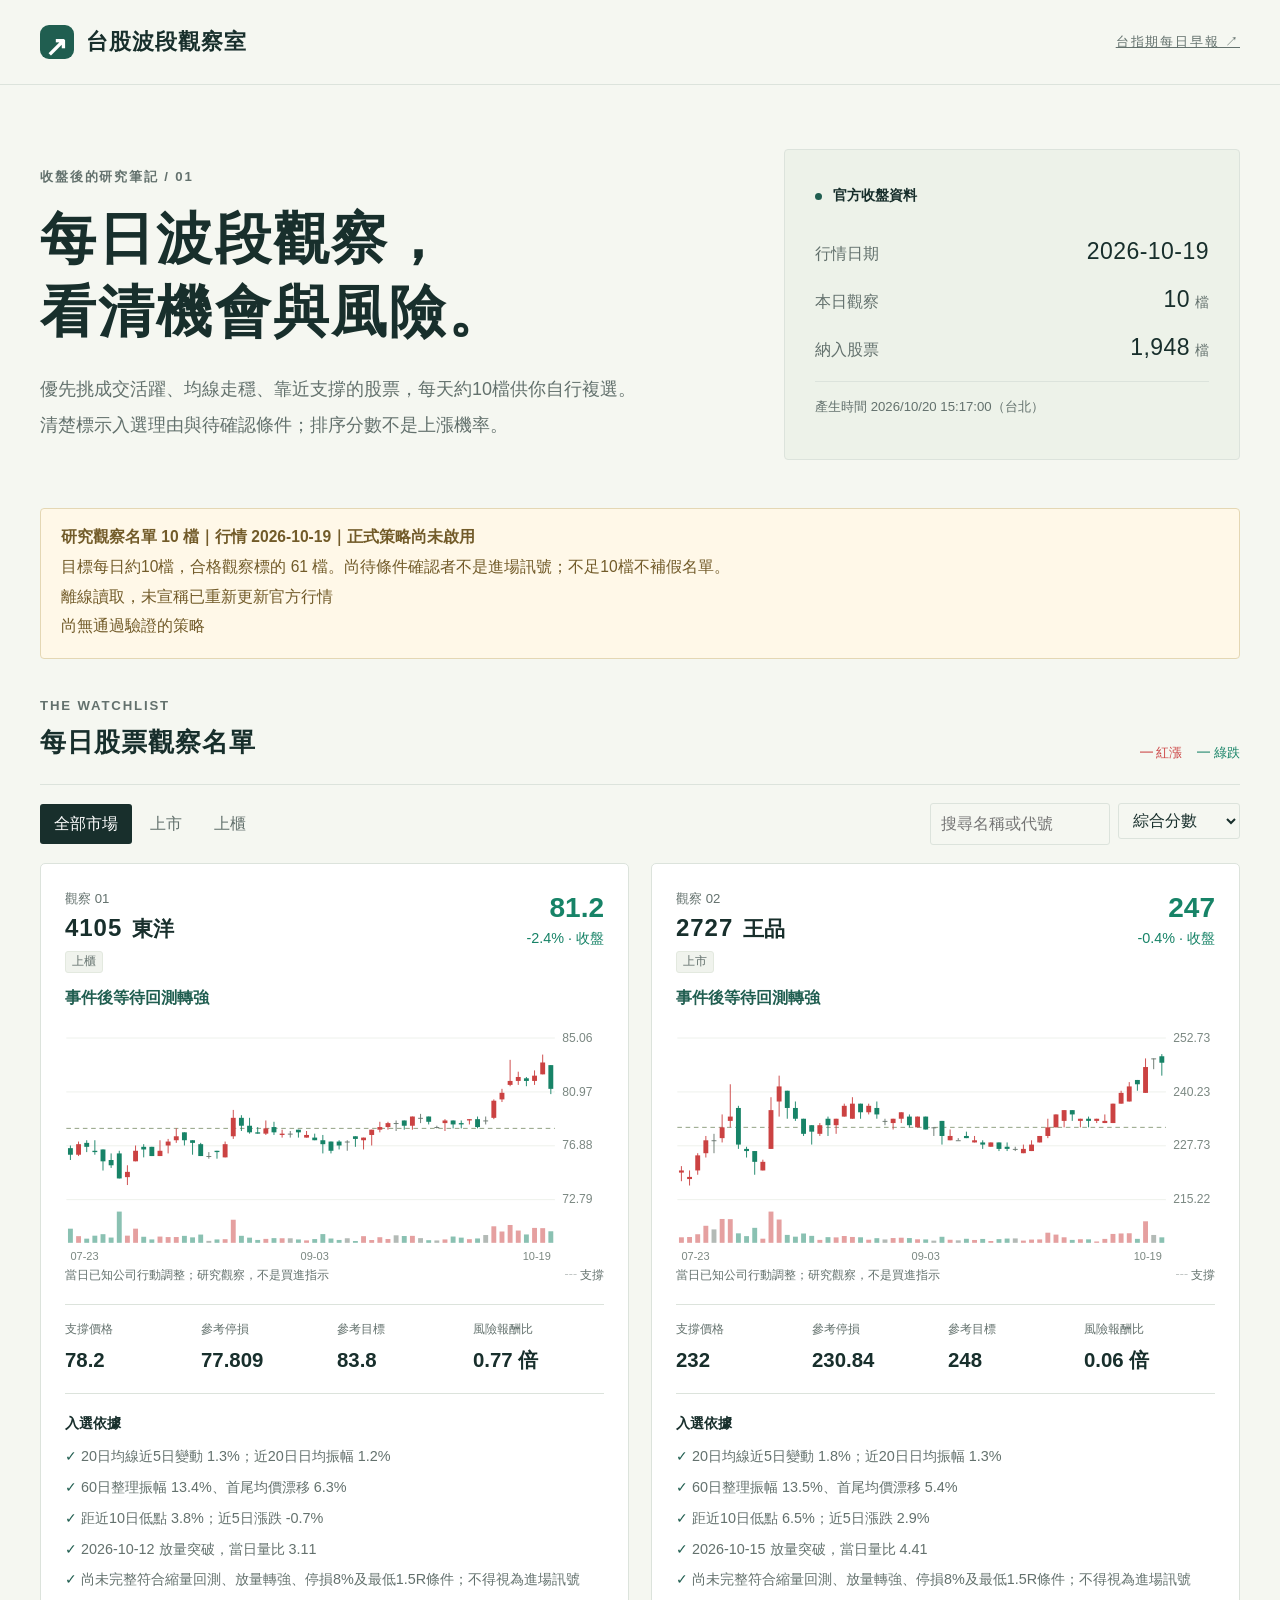
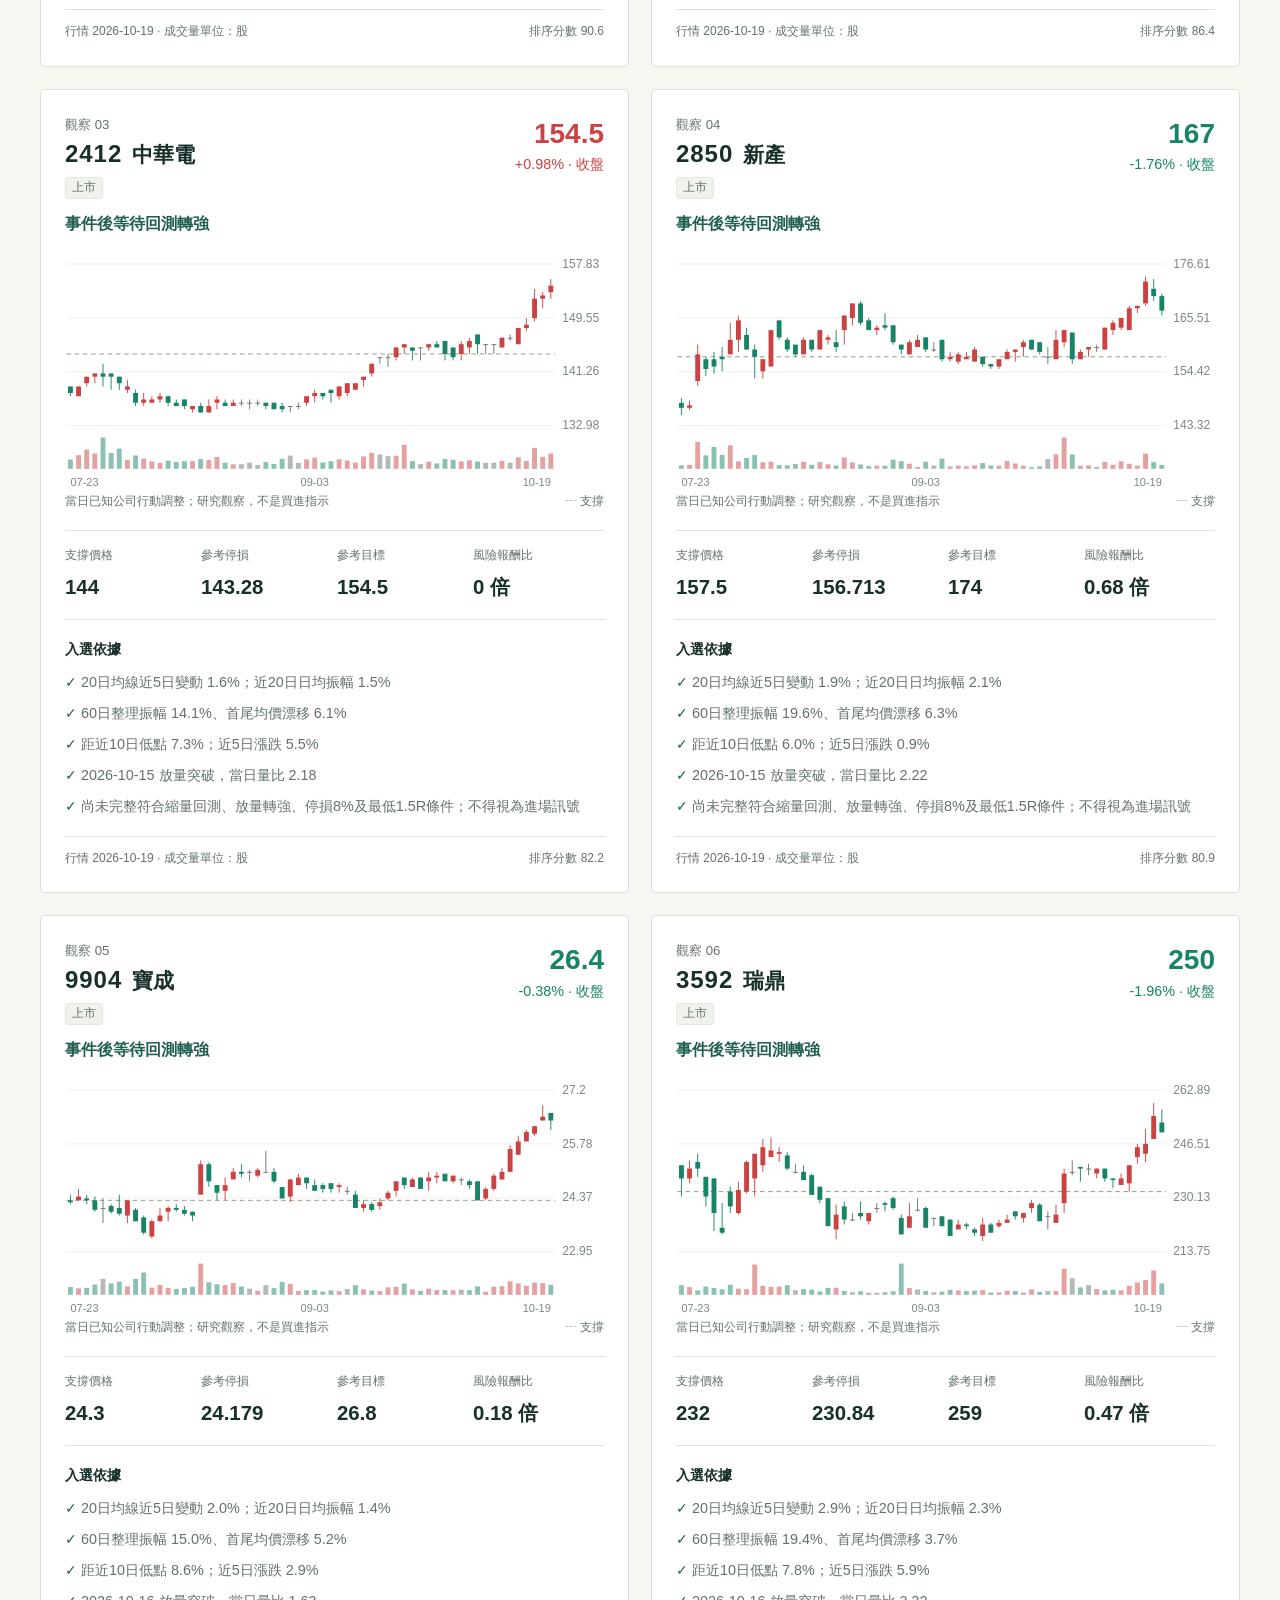
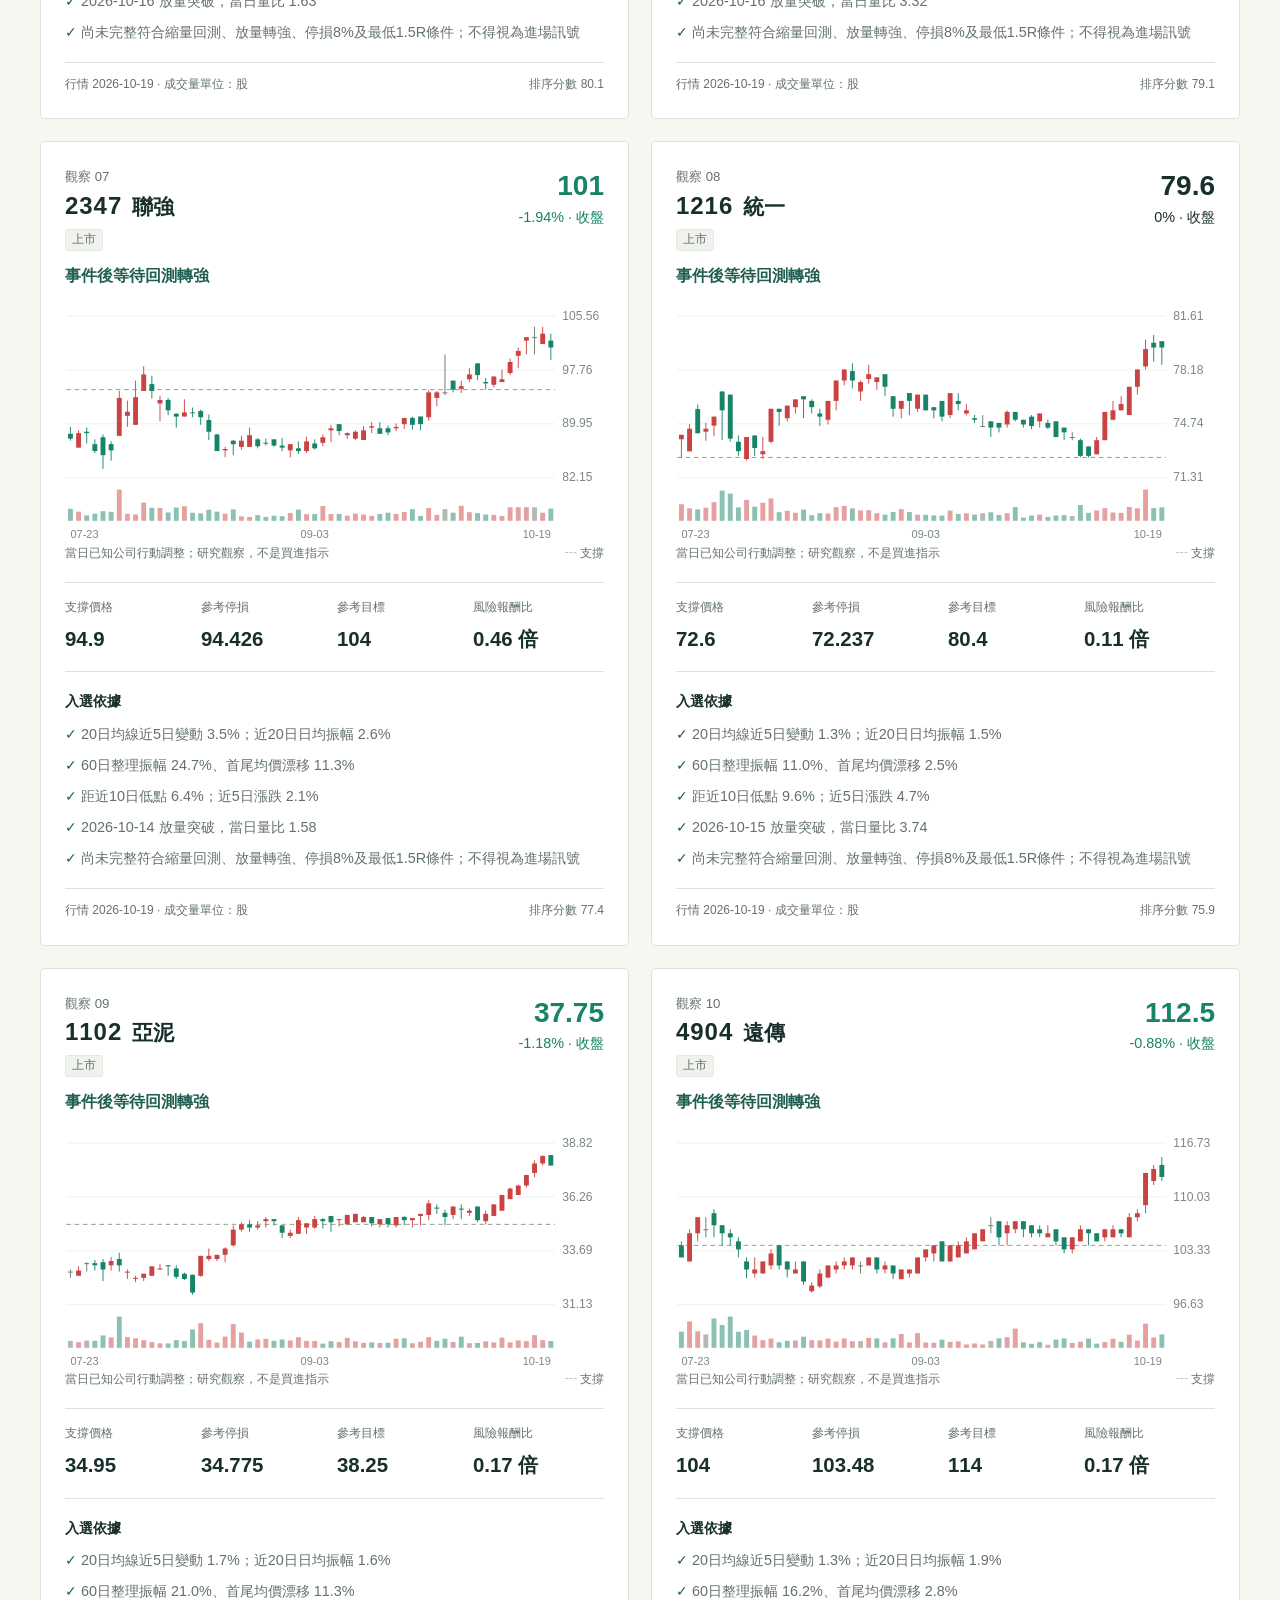
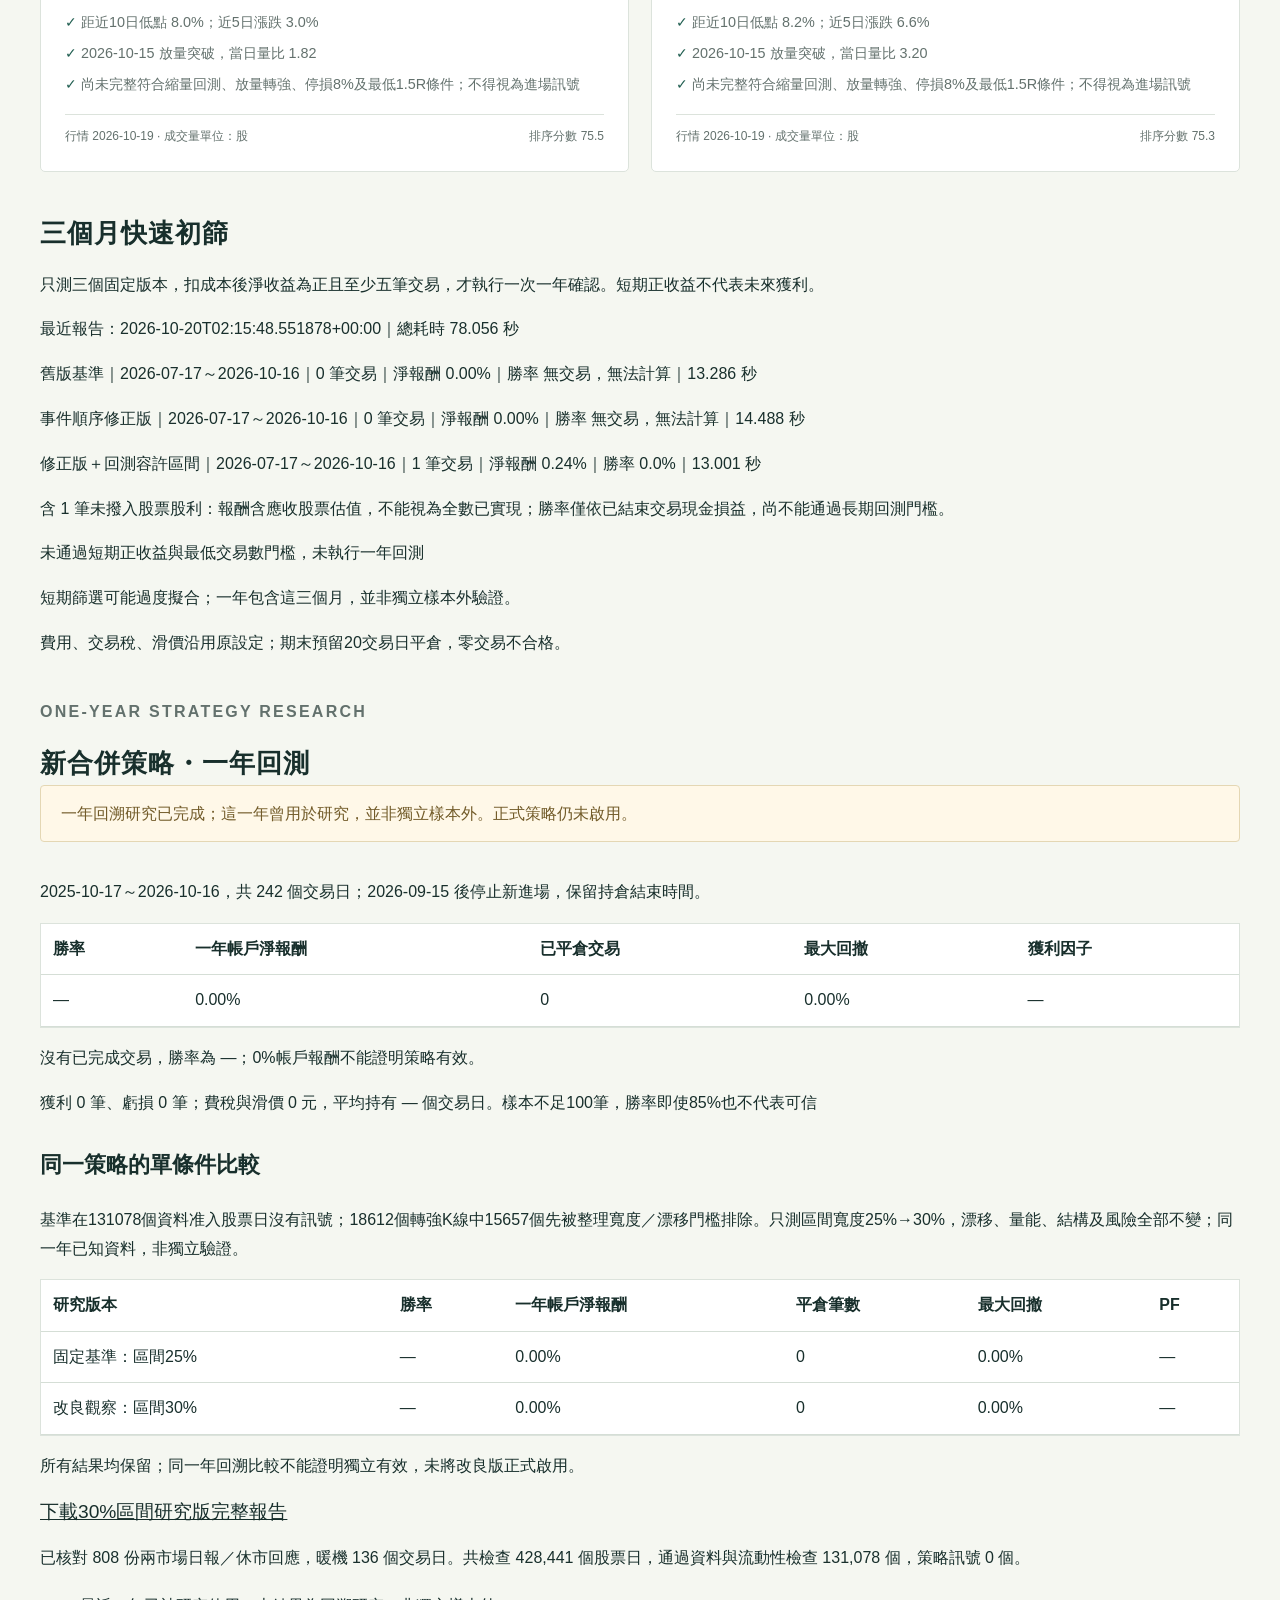
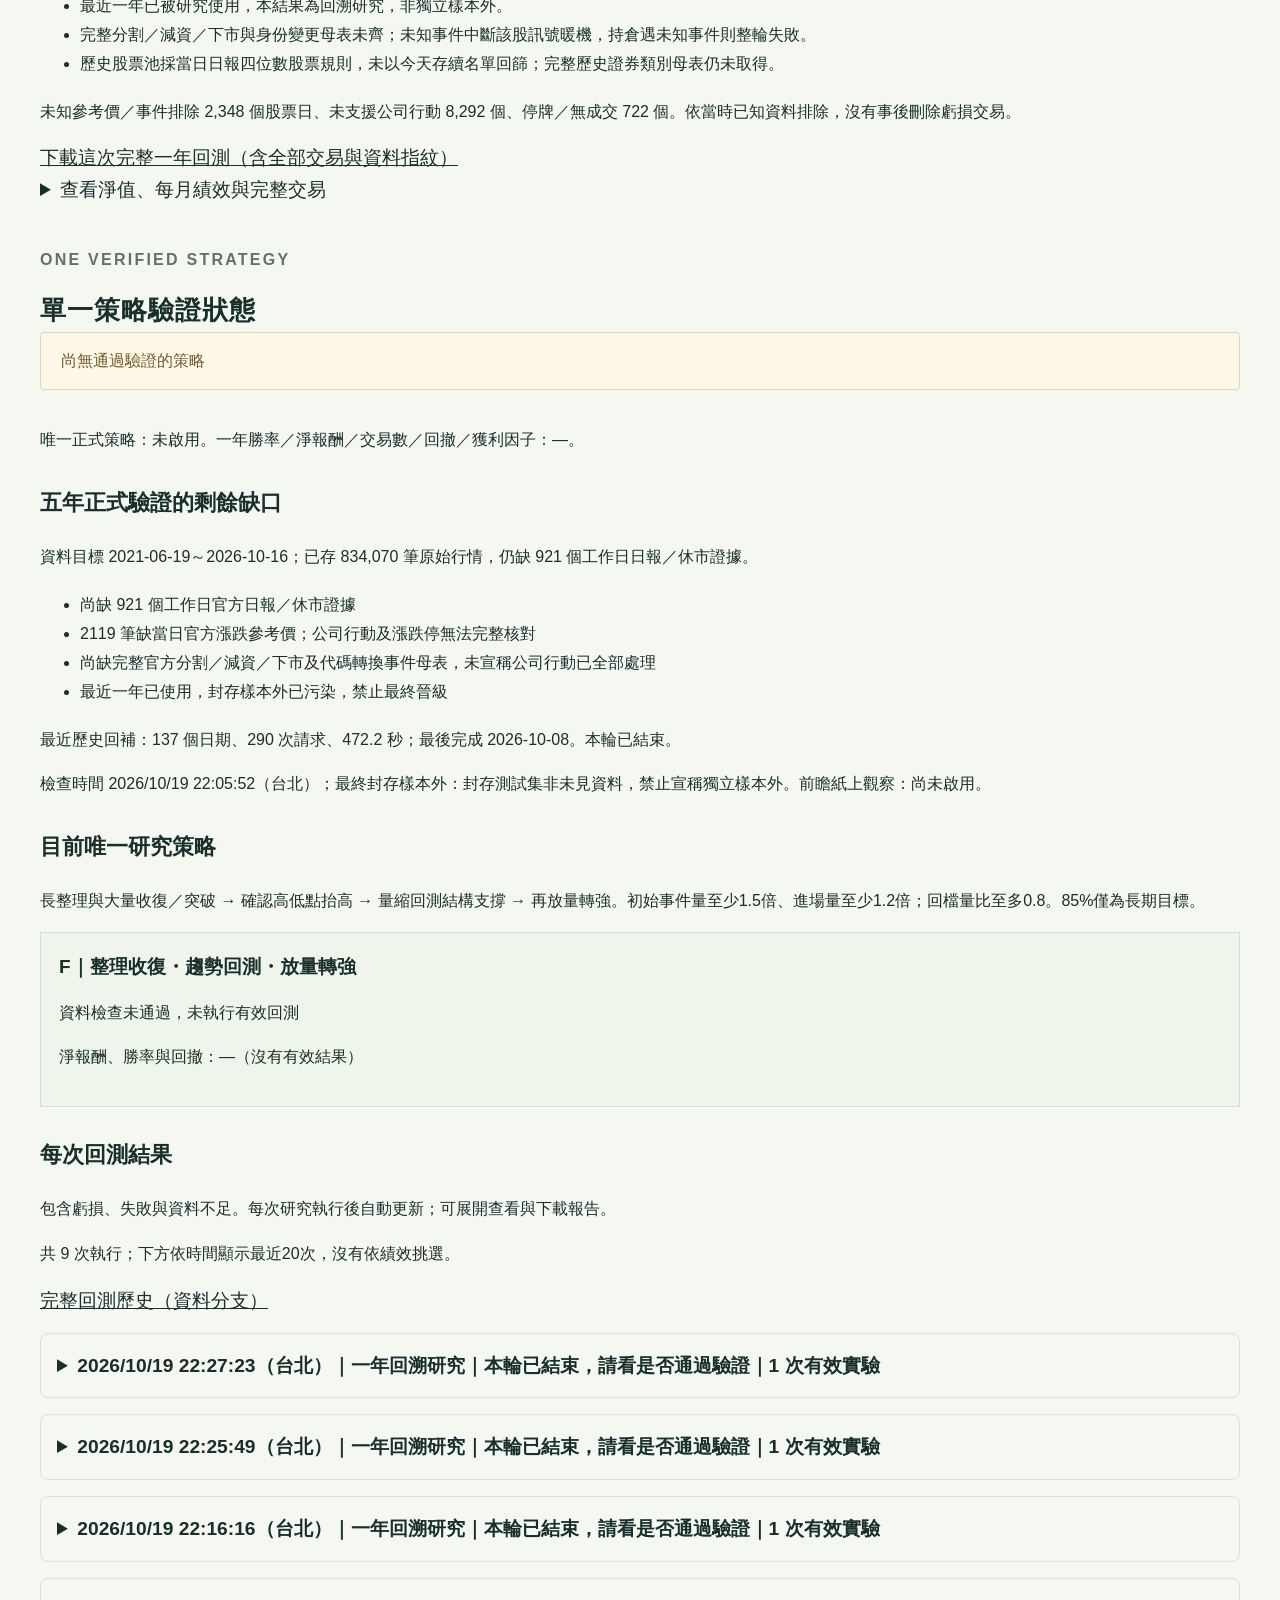
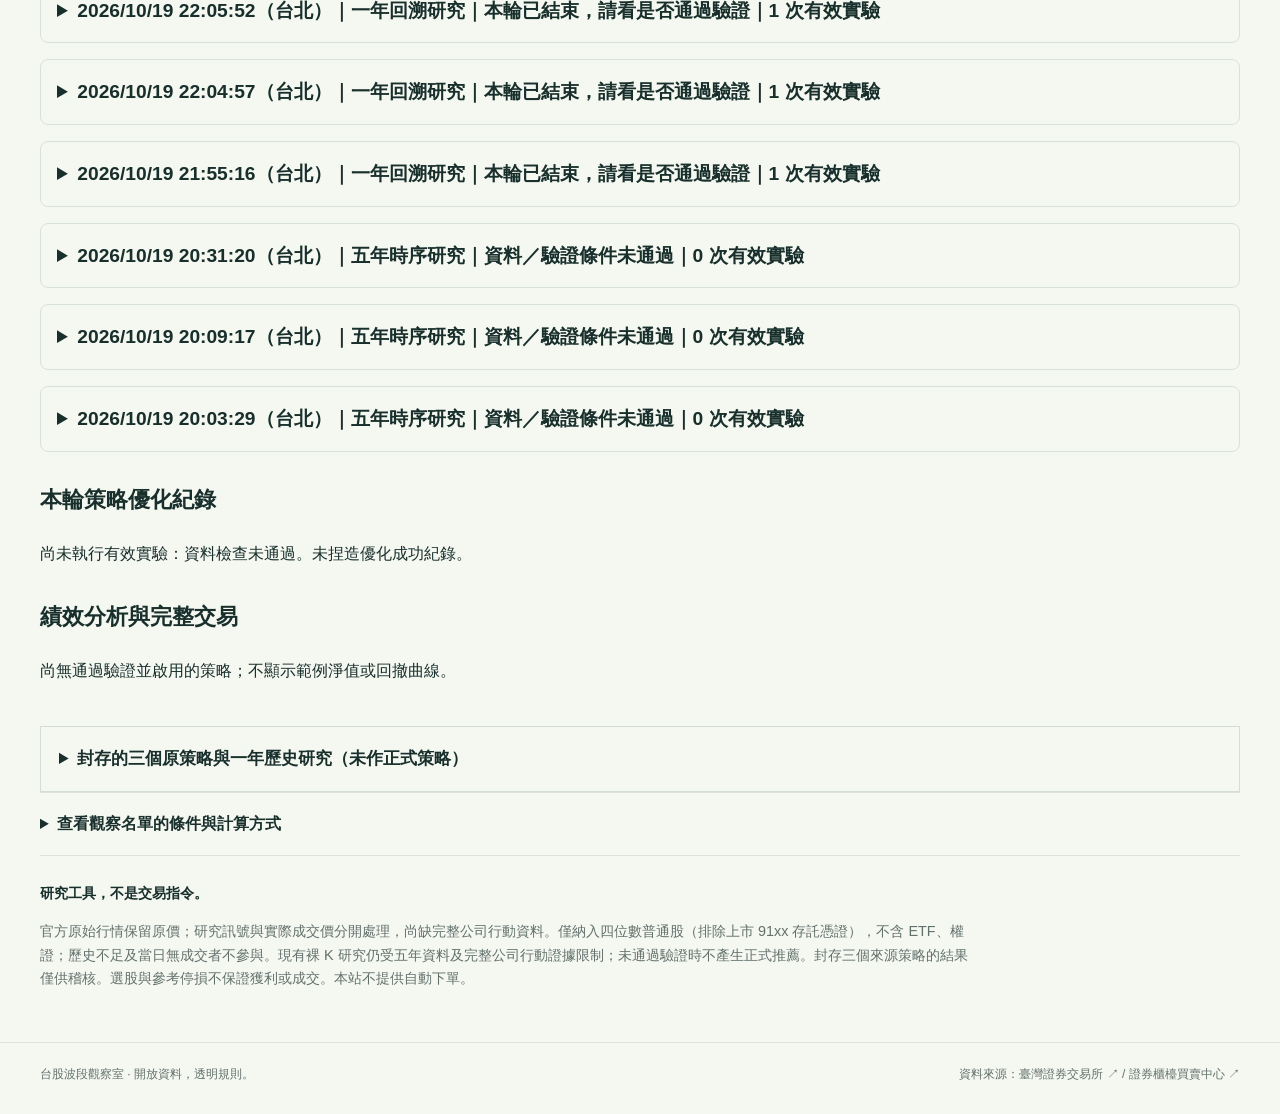
<file: site/index.html>
<!doctype html>
<html lang="zh-Hant">
<head>
  <meta charset="utf-8">
  <meta name="viewport" content="width=device-width, initial-scale=1">
  <meta name="theme-color" content="#133c38">
  <meta name="apple-mobile-web-app-capable" content="yes">
  <meta name="apple-mobile-web-app-status-bar-style" content="default">
  <link rel="manifest" href="manifest.webmanifest">
  <link rel="icon" href="icon.svg" type="image/svg+xml">
  <title>台股波段觀察室｜每日量化選股</title>
  <meta name="description" content="根據證交所及櫃買中心公開行情，以透明、可調整的波段策略篩選台灣股票。">
  <link rel="stylesheet" href="styles.css?v=8b3d528786e9">
  <script src="app.js?v=cff44b4776f0" defer></script>
  <script src="naked.js?v=6d5edbdb6473" defer></script>
  <script src="backtest.js?v=58bbb01a6f8d" defer></script>
  <script src="fast.js?v=2" defer></script>
</head>
<body>
  <header class="topbar"><a class="brand" href="./"><span class="brandmark" aria-hidden="true">↗</span> 台股波段觀察室</a><a class="edition" href="premarket.html">台指期每日早報 ↗</a></header>
  <main>
    <section class="hero">
      <div><p class="eyebrow">收盤後的研究筆記 / 01</p><h1>每日波段觀察，<br>看清機會與風險。</h1><p class="intro">優先挑成交活躍、均線走穩、靠近支撐的股票，每天約10檔供你自行複選。<br>清楚標示入選理由與待確認條件；排序分數不是上漲機率。</p></div>
      <aside class="overview" aria-label="資料摘要"><span class="live-label"><i></i> 官方收盤資料</span><dl><div><dt>行情日期</dt><dd id="as-of">—</dd></div><div><dt>本日觀察</dt><dd><span id="count">—</span><small> 檔</small></dd></div><div><dt>納入股票</dt><dd><span id="universe">—</span><small> 檔</small></dd></div></dl><p id="updated">等待資料載入</p></aside>
    </section>
    <section id="status" class="notice" aria-live="polite">正在讀取選股結果…</section>
    <section class="results-section" aria-labelledby="results-title">
      <div class="section-heading"><div><p class="eyebrow">THE WATCHLIST</p><h2 id="results-title">每日股票觀察名單</h2></div><span class="legend"><b class="up">━ 紅漲</b><b class="down">━ 綠跌</b></span></div>
      <div class="strategy-picker"><label for="strategy-select">選股策略</label><select id="strategy-select"><option value="trend_pullback">原策略：趨勢回檔再轉強</option></select><p id="strategy-description"></p></div>
      <div class="toolbar"><div class="market-tabs" role="group" aria-label="市場篩選"><button class="active" data-market="all" aria-pressed="true">全部市場</button><button data-market="TWSE" aria-pressed="false">上市</button><button data-market="TPEX" aria-pressed="false">上櫃</button></div><div class="tools"><label><span class="sr-only">搜尋股票名稱或代號</span><input id="search" type="search" placeholder="搜尋名稱或代號" autocomplete="off"></label><label><span class="sr-only">排序方式</span><select id="sort"><option value="score">綜合分數</option><option value="reward_risk">風險報酬比</option><option value="code">股票代號</option></select></label></div></div>
      <div id="cards" class="cards" aria-live="polite"></div>
      <div id="empty" class="empty" hidden><span aria-hidden="true">⌁</span><h3>耐心，也是策略的一部分。</h3><p id="empty-message">目前沒有符合條件的股票。</p></div>
    </section>
    <section class="naked-research" aria-labelledby="fast-title"><h2 id="fast-title">三個月快速初篩</h2><p>只測三個固定版本，扣成本後淨收益為正且至少五筆交易，才執行一次一年確認。短期正收益不代表未來獲利。</p><div id="fast-results">讀取回測報告中…</div></section>
    <section class="naked-research" aria-labelledby="annual-title">
      <p class="eyebrow">ONE-YEAR STRATEGY RESEARCH</p><h2 id="annual-title">新合併策略・一年回測</h2>
      <div id="annual-status" class="notice" aria-live="polite">讀取一年研究報告…</div>
      <div id="annual-metrics"></div><div id="annual-comparison"></div><div id="annual-evidence"></div>
      <details id="annual-detail"><summary>查看淨值、每月績效與完整交易</summary><div id="annual-charts"></div></details>
    </section>
    <section hidden class="personal-strategy" aria-labelledby="personal-title"><p class="eyebrow">YOUR INDEPENDENT STRATEGY</p><h2 id="personal-title">你的策略，獨立觀察。</h2><p>長時間整理後，觀察「假跌破後收復區間」或「量化近似頭肩底突破」。<strong>收復／突破當天必須出大量。</strong>這組規則不混入其他策略的均線條件。</p><button id="show-user-strategy" type="button" disabled>查看我的策略候選</button><details><summary>查看你的量化條件與可調參數</summary><div id="personal-parameters"></div><p>頭肩底是確認後轉折點的量化近似，不代表人工確認型態。所有門檻都可在 models.json 調整。</p></details></section>
    <section class="naked-research" aria-labelledby="naked-title"><p class="eyebrow">ONE VERIFIED STRATEGY</p><h2 id="naked-title">單一策略驗證狀態</h2><div id="naked-active" class="notice" aria-live="polite">讀取研究狀態中…</div><div id="naked-performance"></div><h3>五年正式驗證的剩餘缺口</h3><div id="naked-quality"></div><h3>目前唯一研究策略</h3><p>長整理與大量收復／突破 → 確認高低點抬高 → 量縮回測結構支撐 → 再放量轉強。初始事件量至少1.5倍、進場量至少1.2倍；回檔量比至多0.8。85%僅為長期目標。</p><div id="naked-comparisons" class="naked-comparisons"></div><h3>每次回測結果</h3><p>包含虧損、失敗與資料不足。每次研究執行後自動更新；可展開查看與下載報告。</p><div id="run-history"></div><h3>本輪策略優化紀錄</h3><div id="optimization-history"></div><h3>績效分析與完整交易</h3><div id="naked-charts"></div></section>
    <details id="legacy-research" class="legacy-archive"><summary>封存的三個原策略與一年歷史研究（未作正式策略）</summary><p>以下資料只保留稽核用途，未還原權息，最近一年已被使用，不是獨立封存樣本外。原策略沒有刪除，也不再啟用為首頁選股策略。</p><details id="legacy-watchlist"><summary>查看封存的 2026-10-16 名單與 K 線</summary><p>封存快照，原策略已停用；以下不是今日推薦。</p><div id="legacy-cards" class="cards"></div></details>
    <section class="backtest-section" aria-labelledby="backtest-title"><div class="section-heading"><div><p class="eyebrow">PRELIMINARY RESEARCH</p><h2 id="backtest-title">封存三個原策略：已使用的歷史研究。</h2></div><span class="research-badge">未還原權息</span></div><div id="backtest-status" class="notice" aria-live="polite">正在讀取初步回測…</div><p id="backtest-period"></p><div id="research-protocol"></div><div id="backtest-models" class="backtest-models"></div><div id="backtest-assumptions"></div><div id="backtest-detail"></div></section>
    </details>
    <section hidden class="method" aria-labelledby="method-title"><div><p class="eyebrow">A DISCIPLINED APPROACH</p><h2 id="method-title">每一個條件，<br>都有明確的依據。</h2><p>下列五項對應原策略「趨勢回檔再轉強」。<br>你的區間策略及其他比較策略各自獨立判斷，不混用。</p></div><ol><li><span>01</span><div><h3>趨勢向上</h3><p>收盤高於短均線，短均線高於長均線，且短均線持續上升。</p></div></li><li><span>02</span><div><h3>多頭結構</h3><p>最近兩個確認波段高點與低點，皆依序抬高。</p></div></li><li><span>03</span><div><h3>回到支撐</h3><p>回檔低點接近短均線或確認波段低點，收盤仍在支撐之上。</p></div></li><li><span>04</span><div><h3>量縮整理</h3><p>回檔期間的平均成交量，小於此前基準期間的一定比例。</p></div></li><li><span>05</span><div><h3>重新轉強</h3><p>紅 K 收盤突破前日高點，並通過停損距離及風險報酬比門檻。</p></div></li></ol></section>
    <details class="parameters"><summary>查看觀察名單的條件與計算方式</summary><p>觀察門檻：股價至少10元、20日官方平均成交金額至少5,000萬元；20日均線近5日不能下彎，收盤至少為均線的99%。60日區間振幅不超過35%、首尾均價漂移不超過15%；距10日低點不超過10%，近5日跌幅不超過3%，20日日均K線振幅不超過4.5%。</p><p>優先排序依據：已確認研究進場條件、近期放量收復／突破、均線趨勢、較小振幅與靠近支撐。一般放量事件須至少為前20日均量1.2倍；尚未有事件者只列整理觀察。最多顯示10檔，合格不足不補名額。</p><p>觀察參考支撐＝近10日低點；停損參考＝支撐×0.995；目標參考＝近60日高點與最新收盤的較高者。這些是結構觀察價位，風報比不足1.5或尚未滿足完整進場條件時須繼續等待。完整進場策略仍保留原有風險門檻。分數不是勝率，這份名單尚未證明具有特定上漲機率。</p><div id="parameters"></div></details>
    <aside class="disclaimer"><strong>研究工具，不是交易指令。</strong><p>官方原始行情保留原價；研究訊號與實際成交價分開處理，尚缺完整公司行動資料。僅納入四位數普通股（排除上市 91xx 存託憑證），不含 ETF、權證；歷史不足及當日無成交者不參與。現有裸 K 研究仍受五年資料及完整公司行動證據限制；未通過驗證時不產生正式推薦。封存三個來源策略的結果僅供稽核。選股與參考停損不保證獲利或成交。本站不提供自動下單。</p></aside>
  </main>
  <footer><span>台股波段觀察室 · 開放資料，透明規則。</span><span>資料來源：<a href="https://www.twse.com.tw/" target="_blank" rel="noopener noreferrer">臺灣證券交易所 ↗</a> / <a href="https://www.tpex.org.tw/" target="_blank" rel="noopener noreferrer">證券櫃檯買賣中心 ↗</a></span></footer>
  <noscript><p class="notice error">請啟用 JavaScript 以讀取每日結果及繪製 K 線圖。</p></noscript>
</body>
</html>
</file>
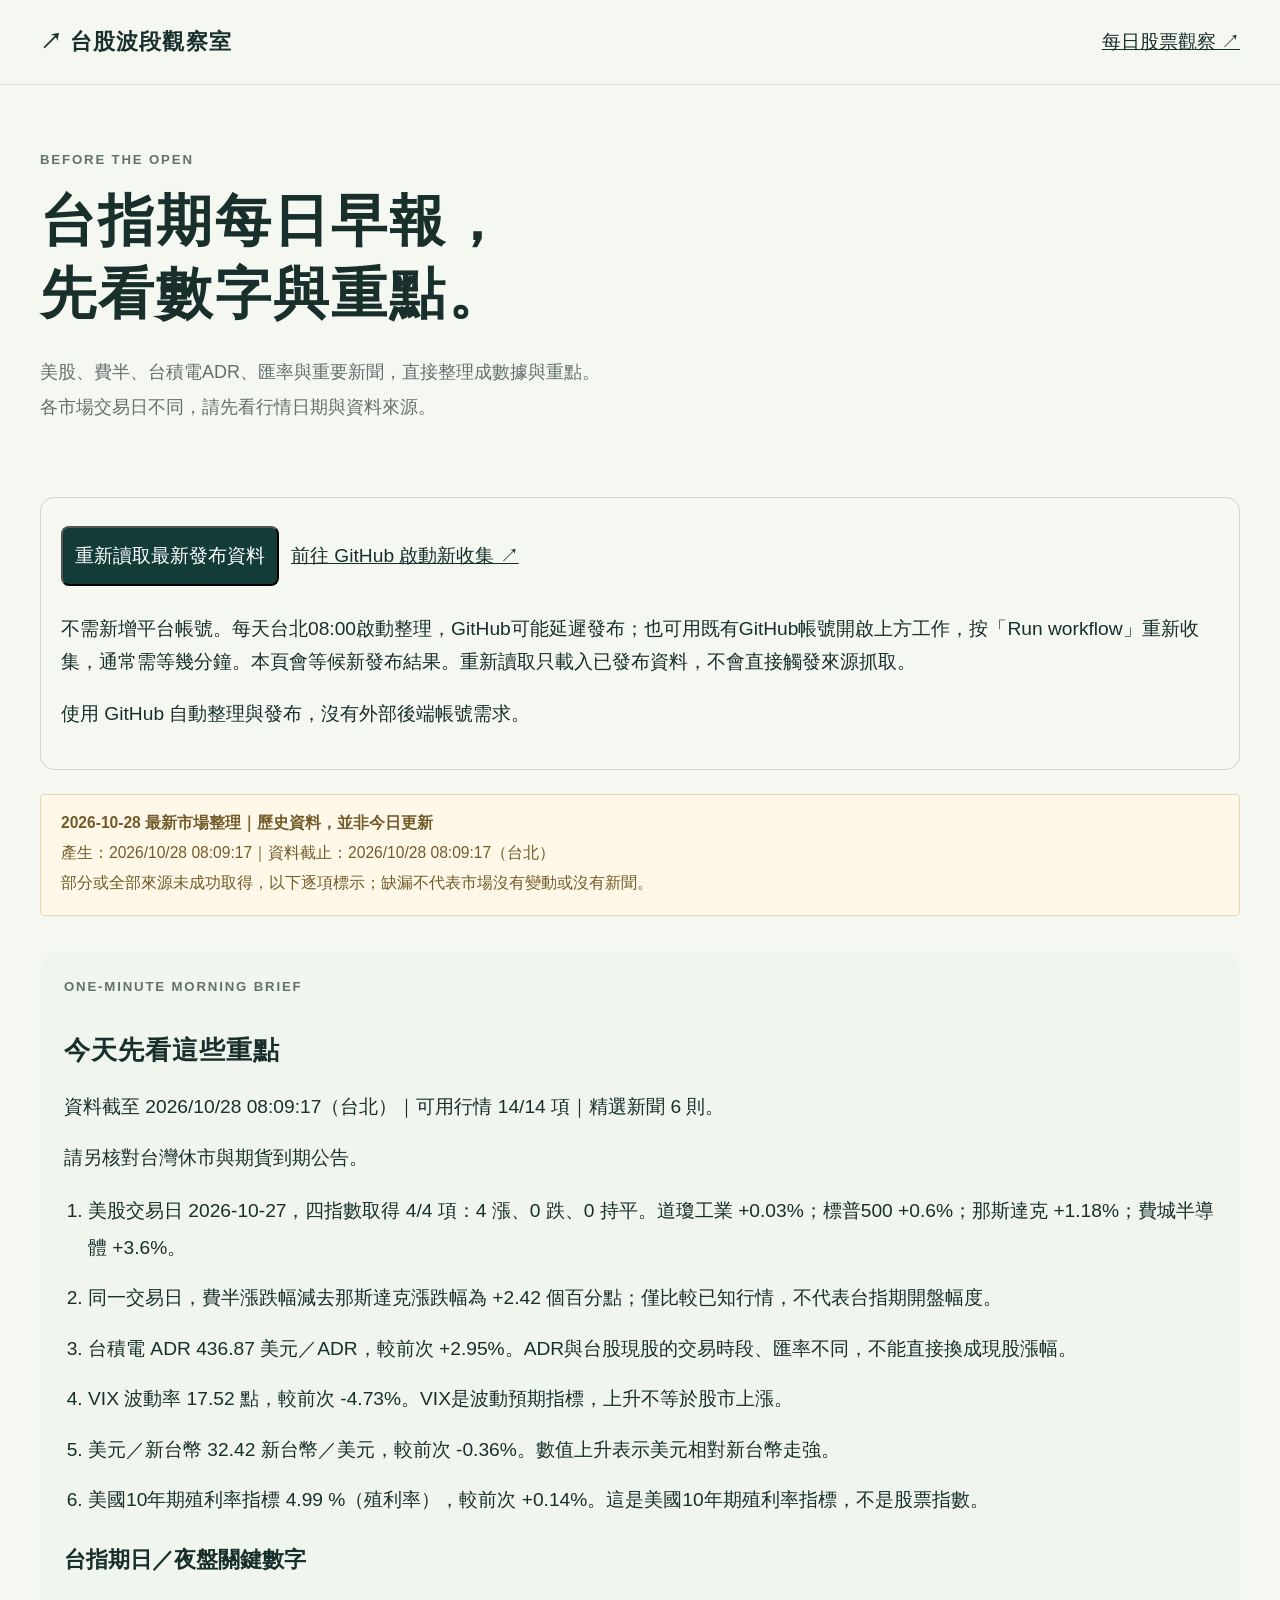
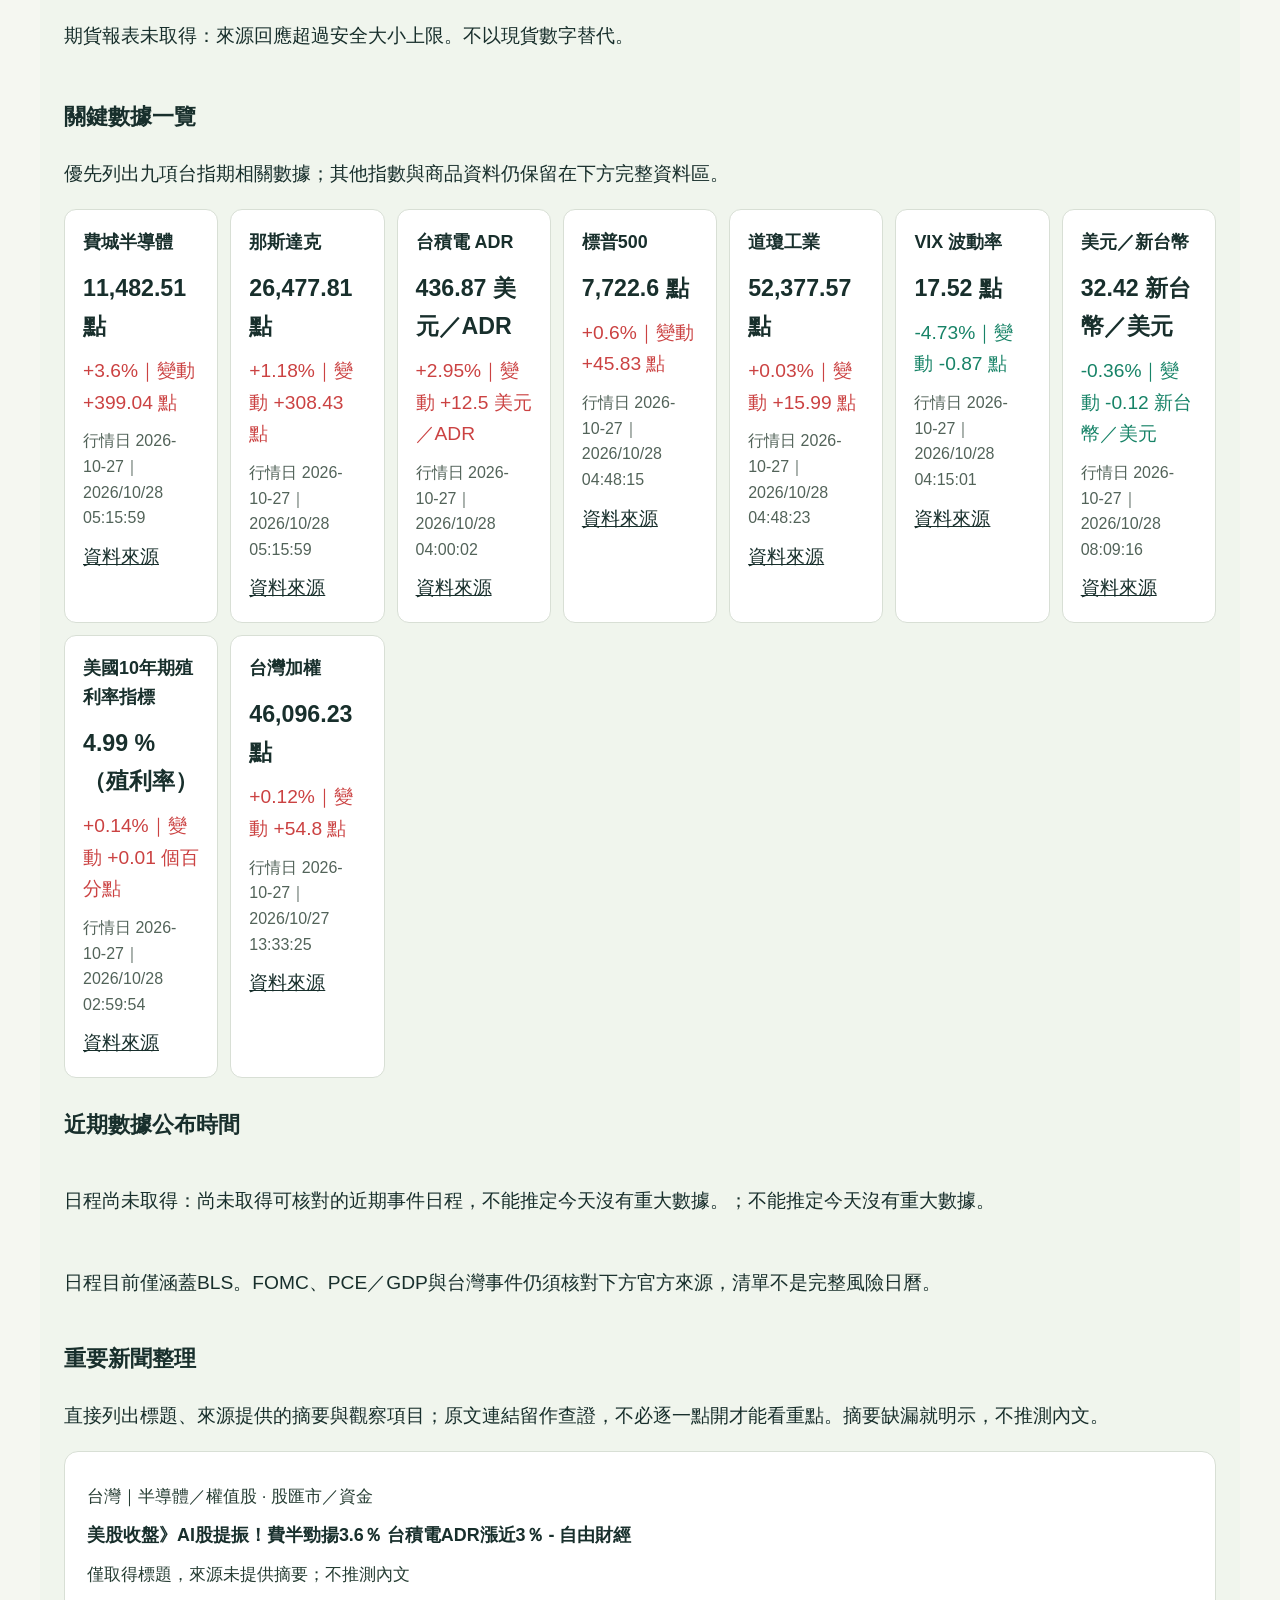
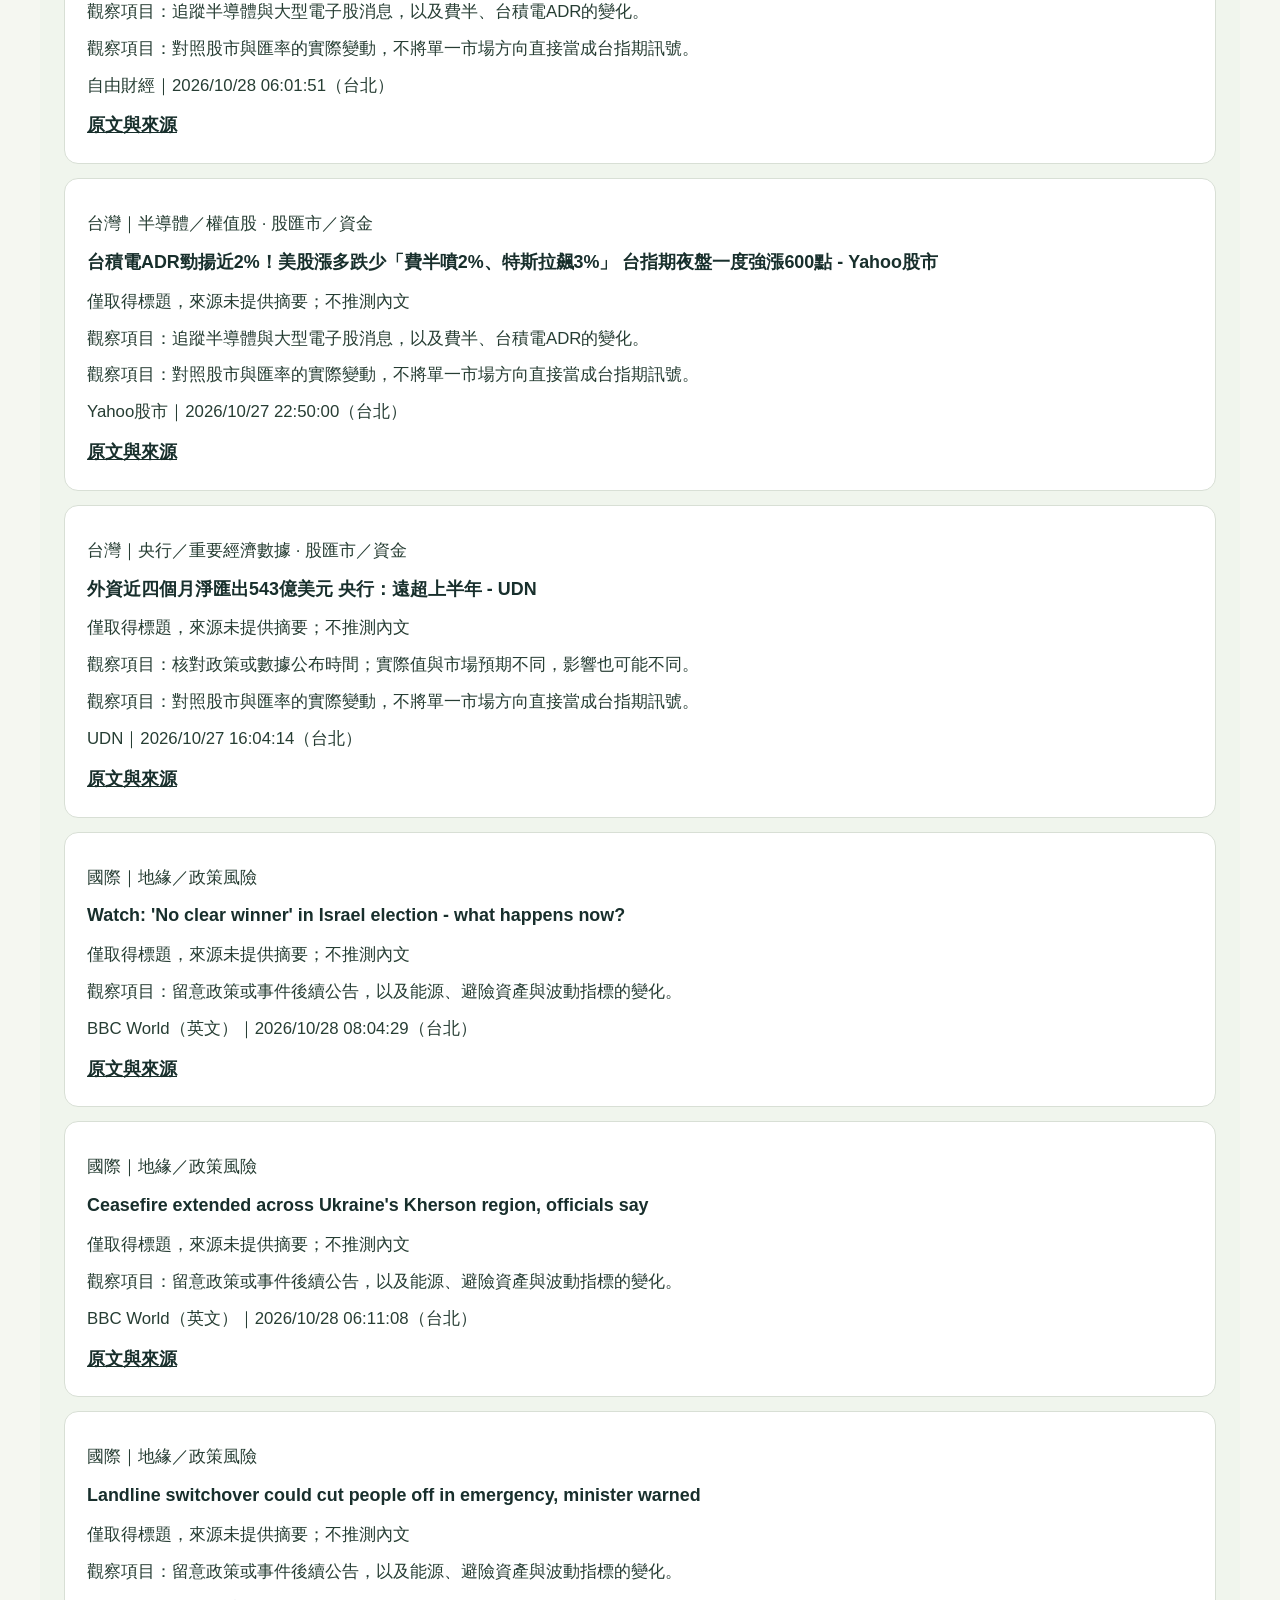
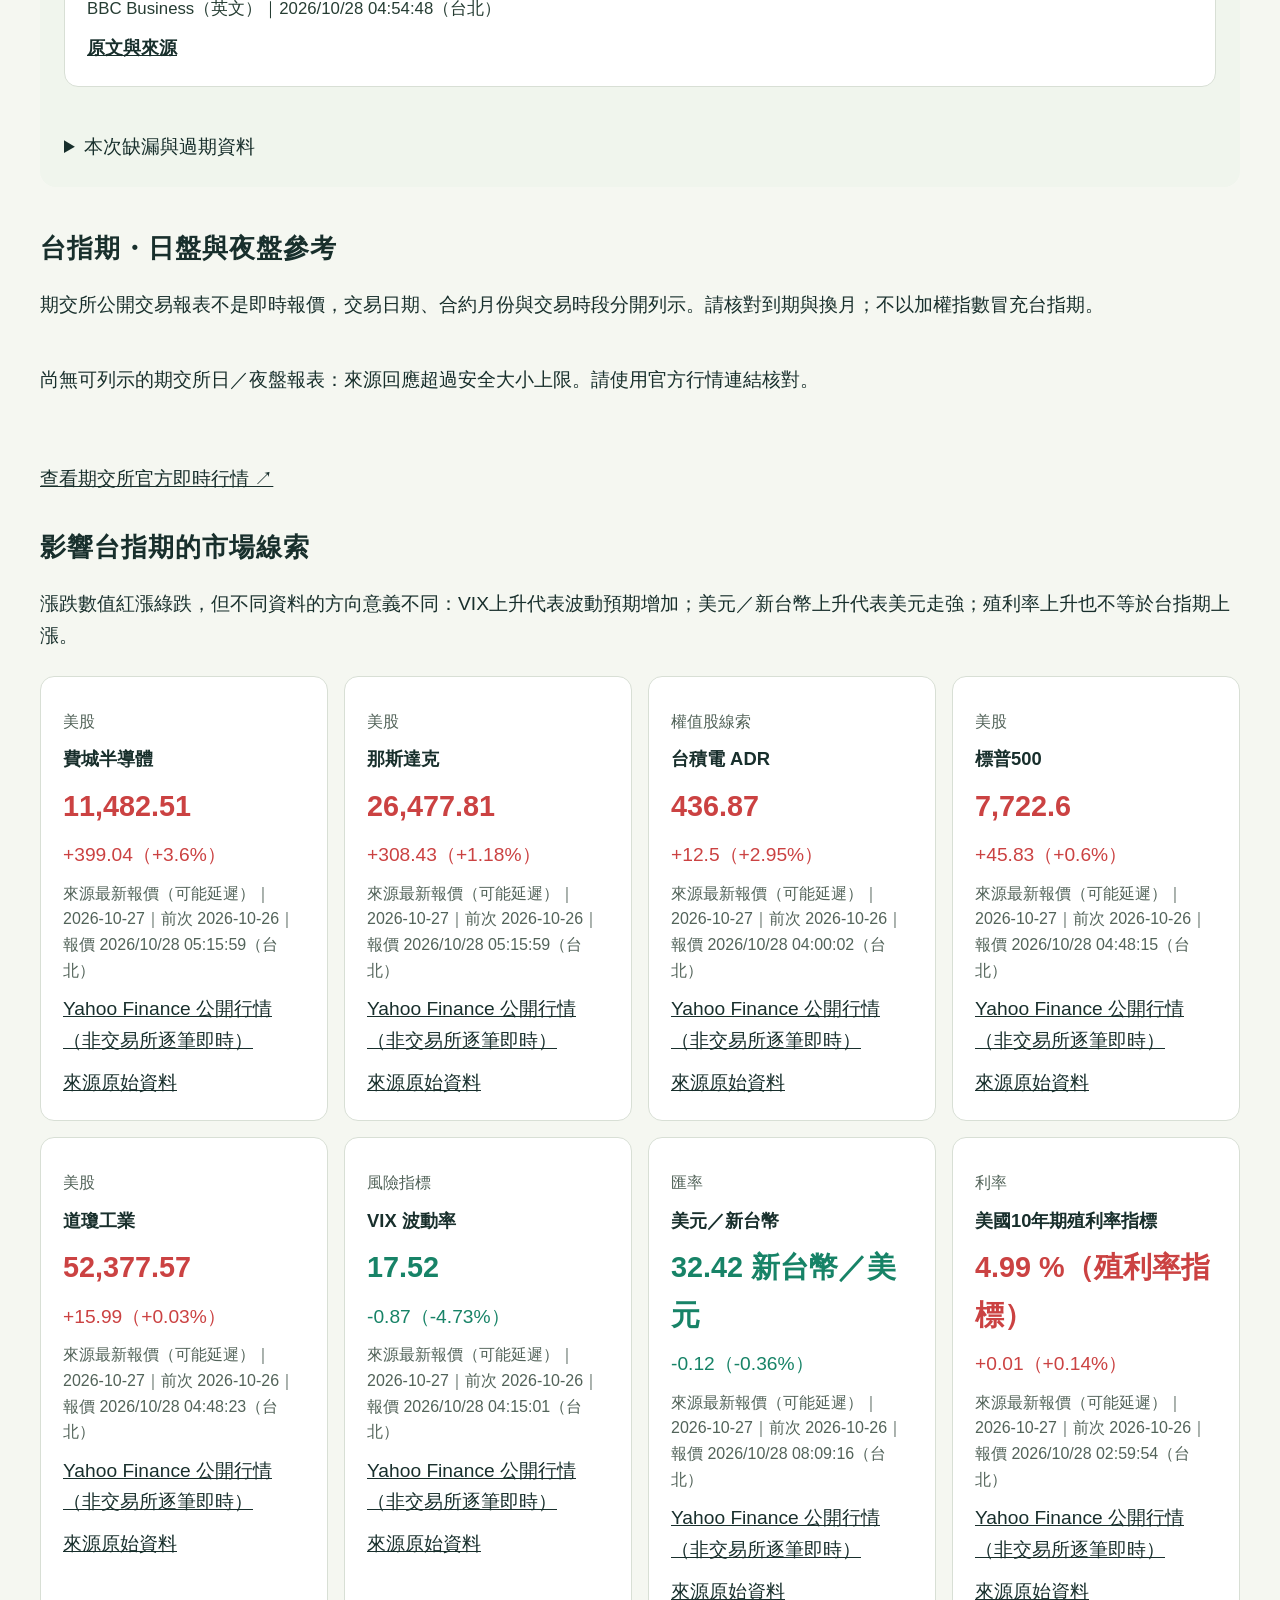
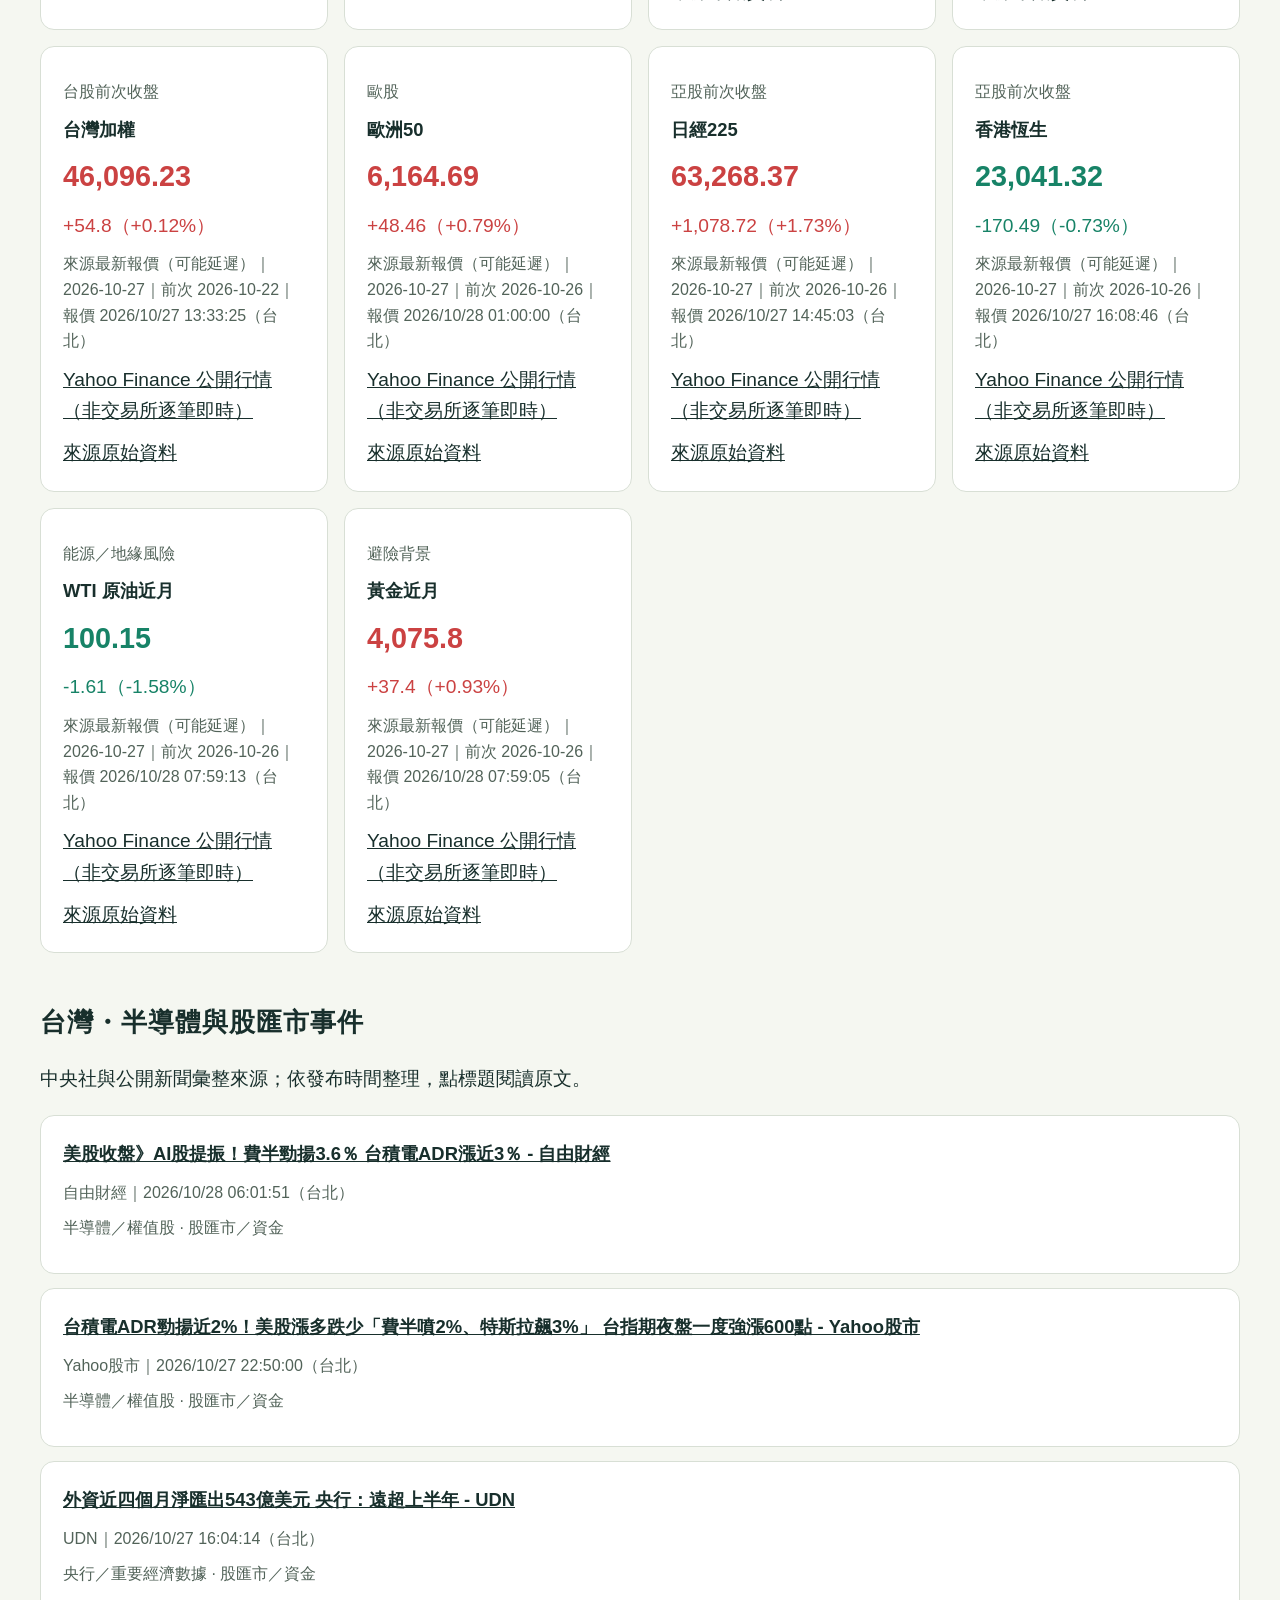
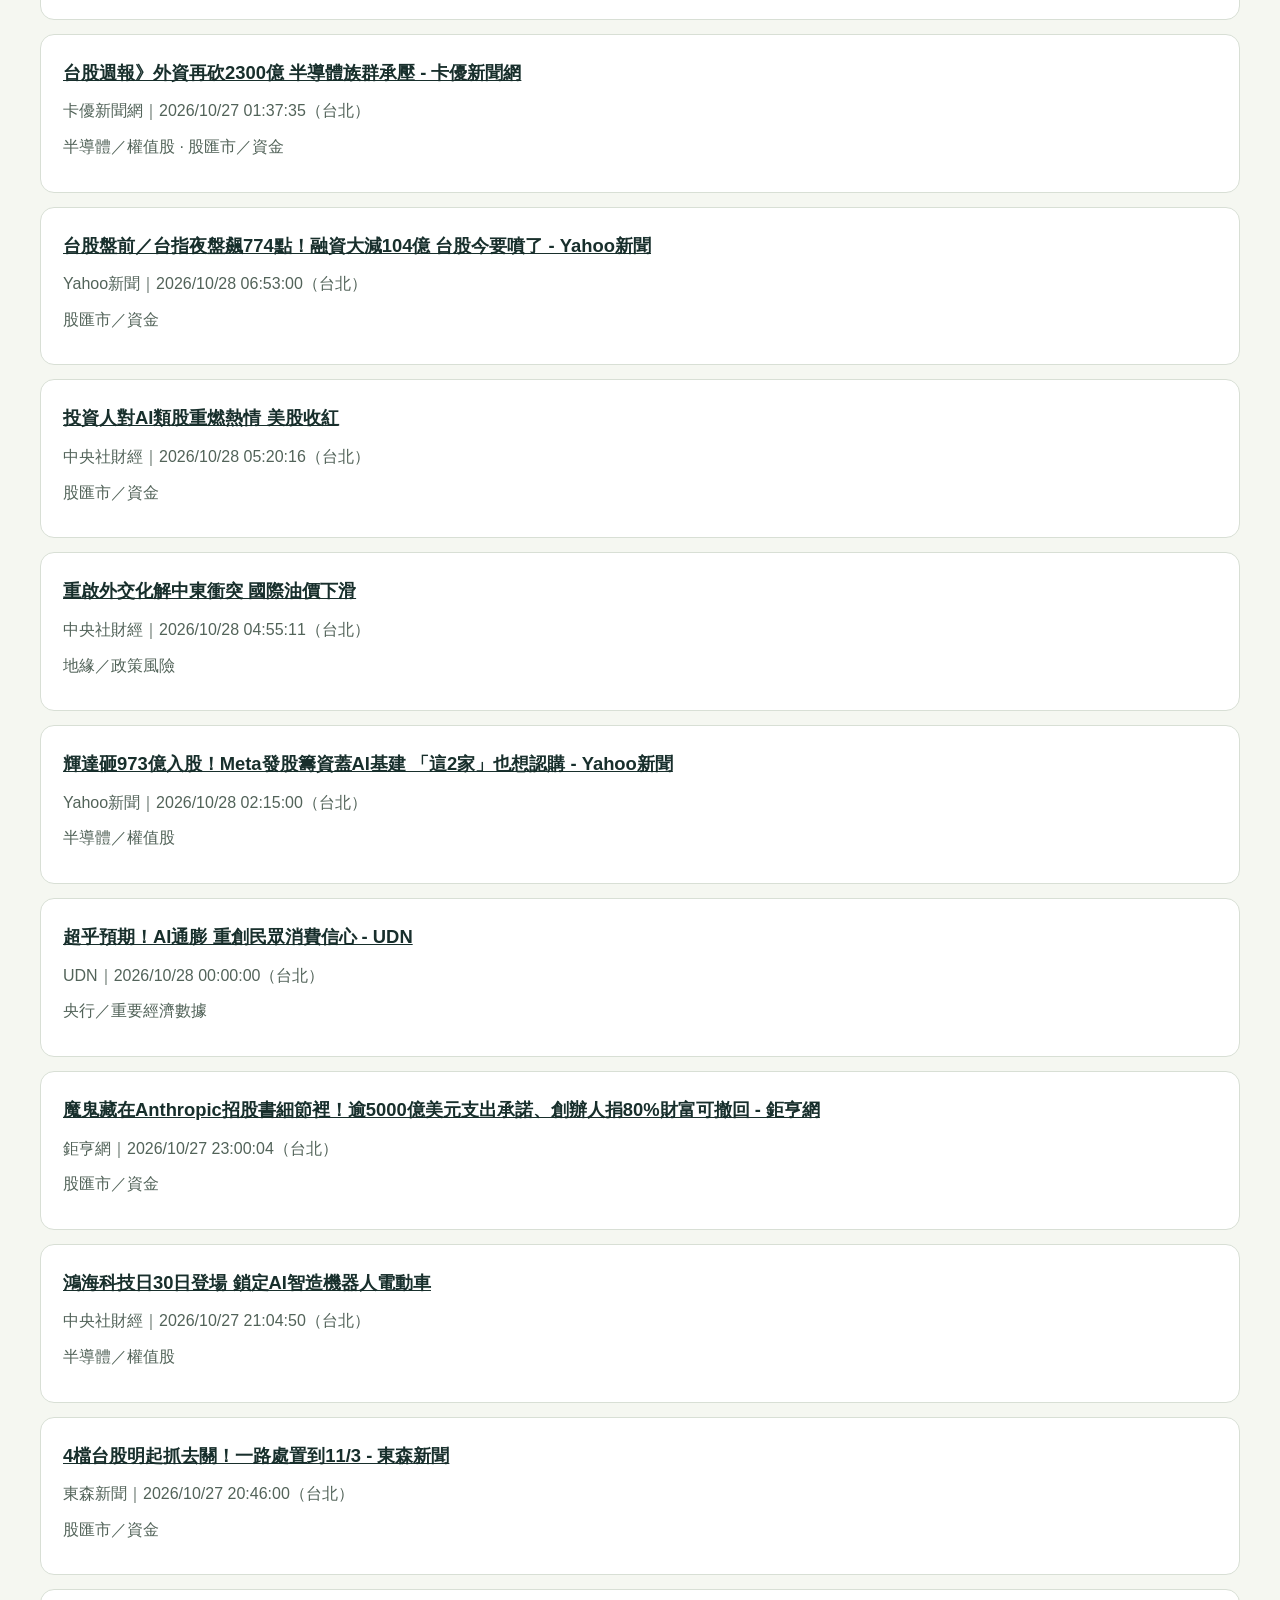
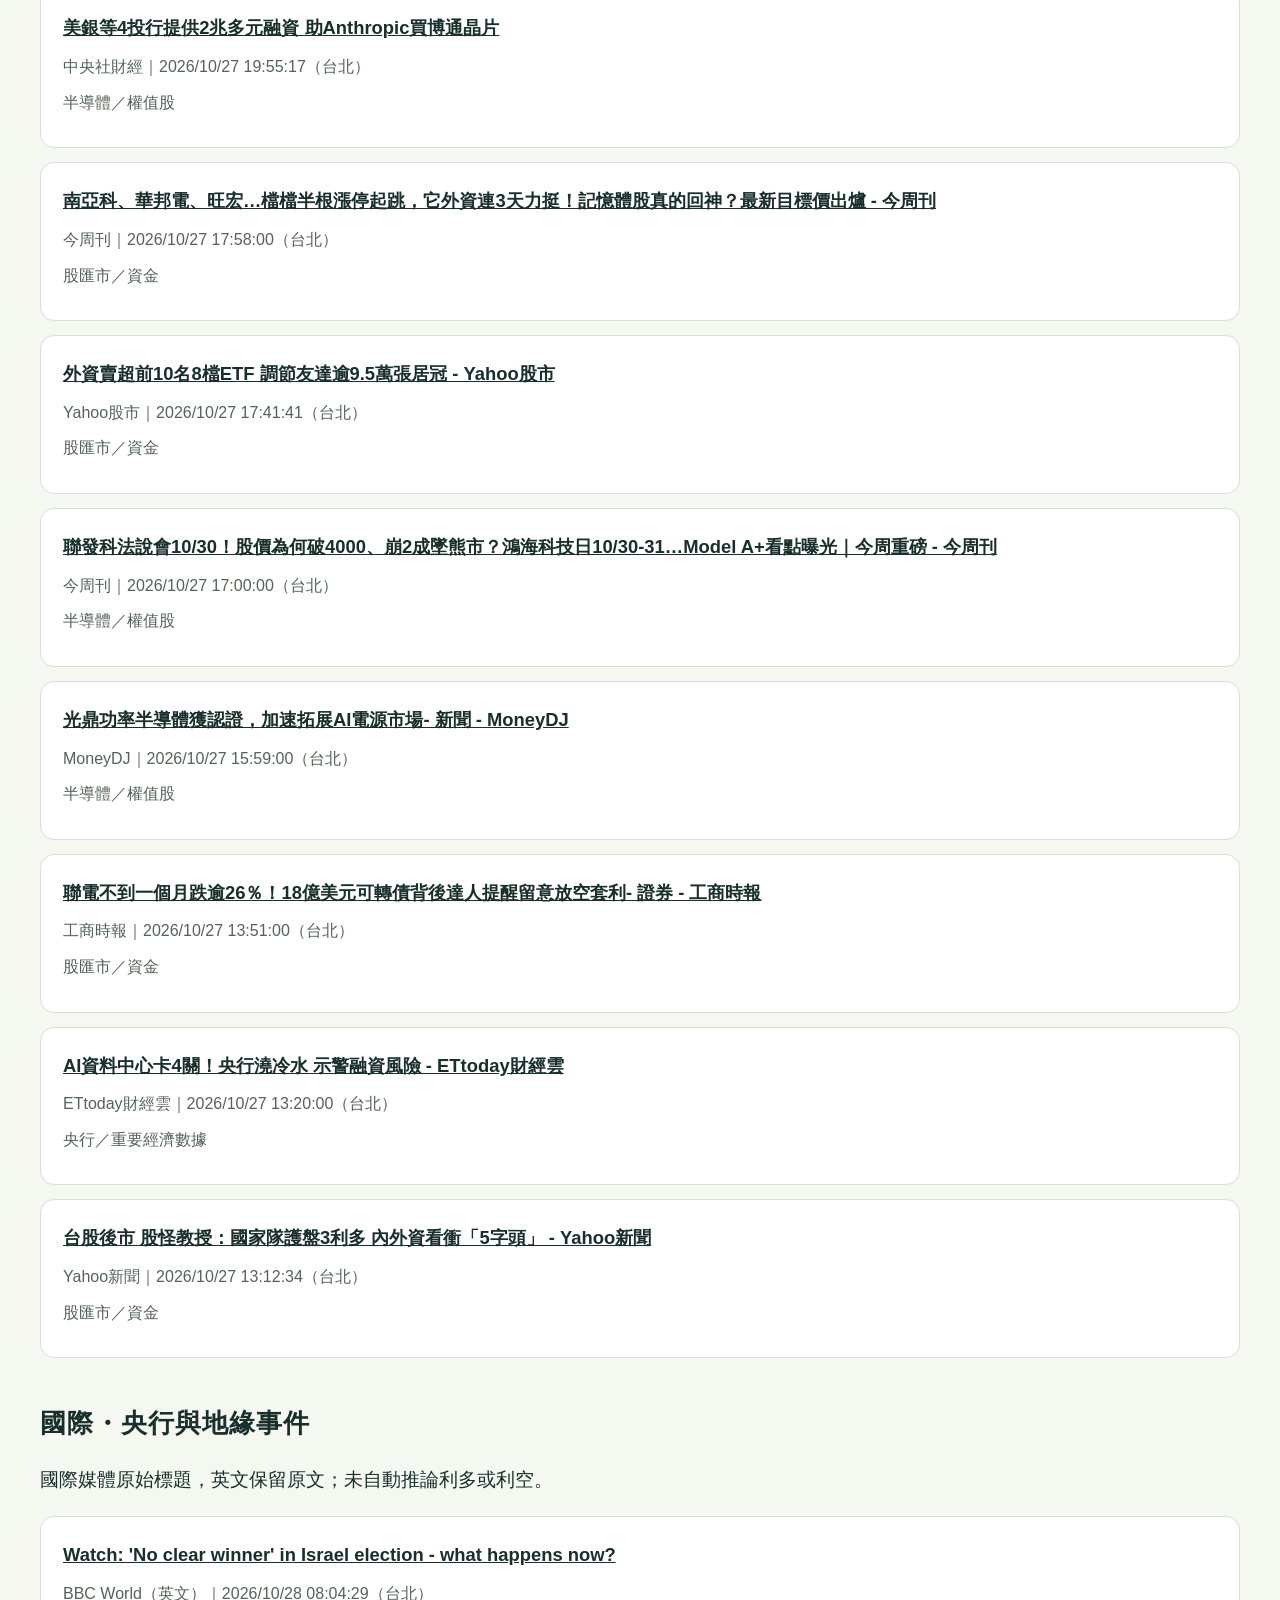
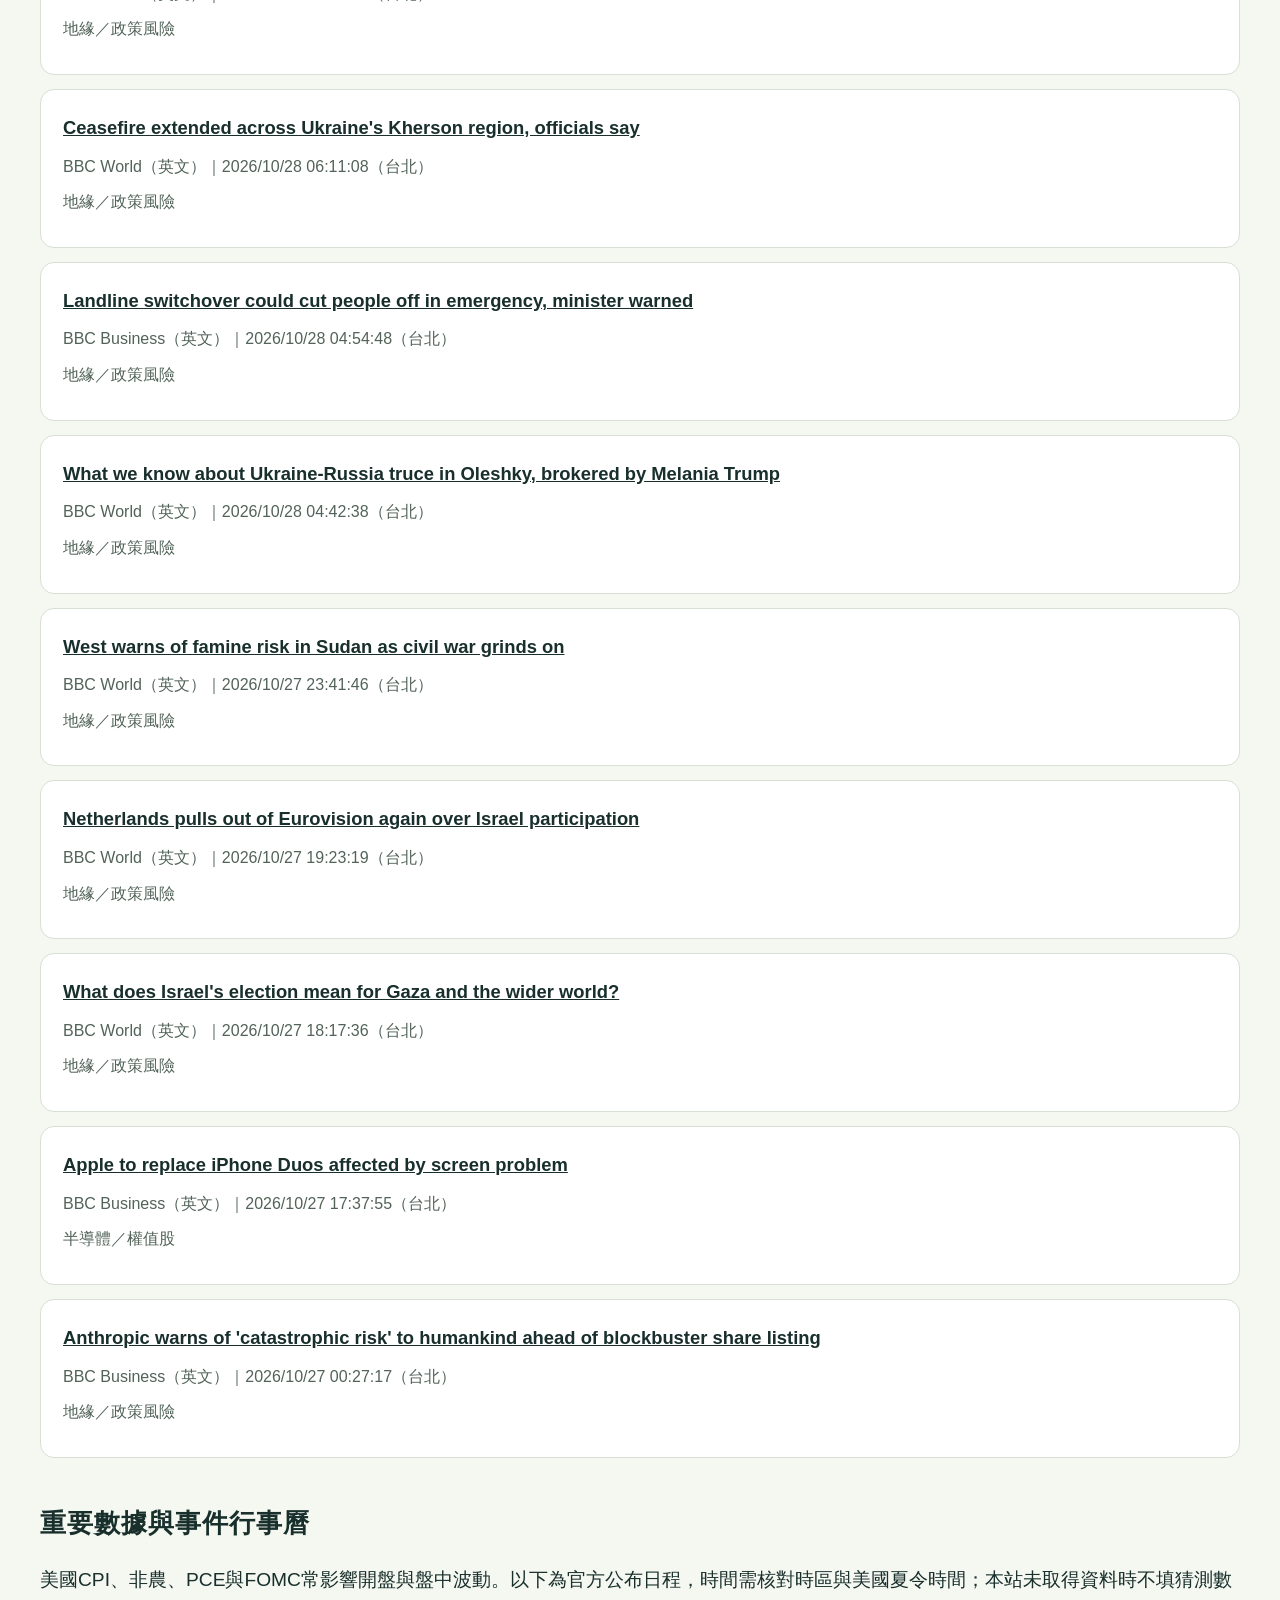
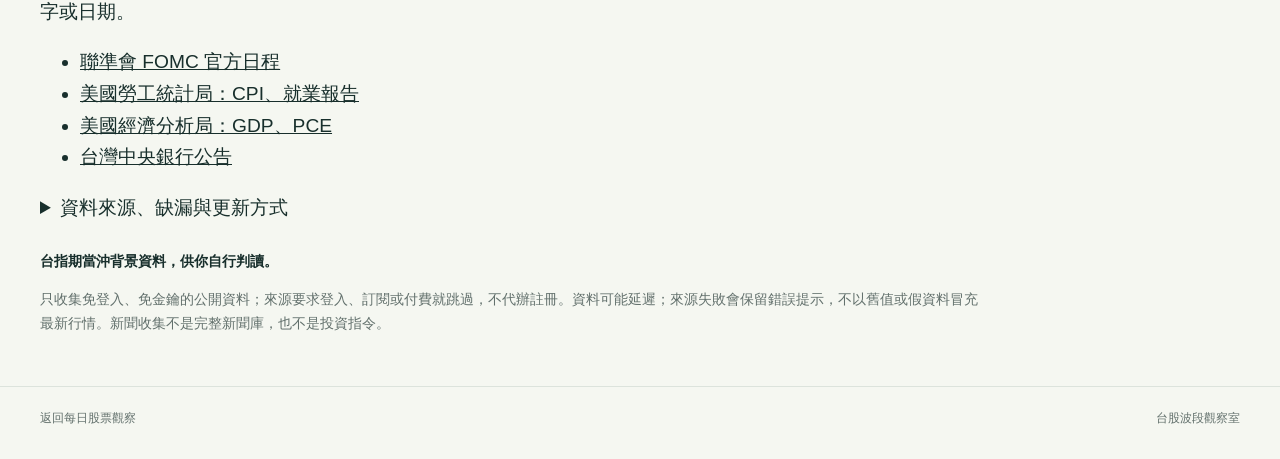
<file: site/premarket.html>
<!doctype html>
<html lang="zh-Hant">
<head>
  <meta charset="utf-8"><meta name="viewport" content="width=device-width, initial-scale=1">
  <meta name="theme-color" content="#133c38"><title>台指期每日早報｜台股波段觀察室</title>
  <link rel="stylesheet" href="styles.css?v=8b3d528786e9"><link rel="stylesheet" href="premarket.css?v=ad15450f83de">
  <script type="module" src="premarket.js?v=3dc0dbb35a22" defer></script>
</head>
<body>
  <header class="topbar"><a class="brand" href="./">↗ 台股波段觀察室</a><a href="./">每日股票觀察 ↗</a></header>
  <main>
    <section class="hero"><div><p class="eyebrow">BEFORE THE OPEN</p><h1>台指期每日早報，<br>先看數字與重點。</h1><p class="intro">美股、費半、台積電ADR、匯率與重要新聞，直接整理成數據與重點。<br>各市場交易日不同，請先看行情日期與資料來源。</p></div></section>
    <section class="refresh-panel"><button id="reload-published" class="refresh-action" type="button">重新讀取最新發布資料</button><a id="collect-now" href="https://github.com/sy3dren-collab/taiwan-stock-screener/actions/workflows/premarket.yml" target="_blank" rel="noopener noreferrer">前往 GitHub 啟動新收集 ↗</a><p>不需新增平台帳號。每天台北08:00啟動整理，GitHub可能延遲發布；也可用既有GitHub帳號開啟上方工作，按「Run workflow」重新收集，通常需等幾分鐘。本頁會等候新發布結果。重新讀取只載入已發布資料，不會直接觸發來源抓取。</p><p id="refresh-status" aria-live="polite">使用 GitHub 自動整理與發布，沒有外部後端帳號需求。</p></section>
    <section id="brief-status" class="notice" aria-live="polite">正在讀取盤前資料…</section>
    <section class="morning-brief" aria-labelledby="morning-title"><p class="eyebrow">ONE-MINUTE MORNING BRIEF</p><h2 id="morning-title">今天先看這些重點</h2><p id="brief-coverage"></p><p id="brief-session-note"></p><ol id="morning-overview" class="brief-overview"></ol><h3>台指期日／夜盤關鍵數字</h3><div id="brief-futures" class="brief-metrics"></div><h3>關鍵數據一覽</h3><p>優先列出九項台指期相關數據；其他指數與商品資料仍保留在下方完整資料區。</p><div id="brief-metrics" class="brief-metrics"></div><h3>近期數據公布時間</h3><div id="brief-calendar"></div><h3>重要新聞整理</h3><p>直接列出標題、來源提供的摘要與觀察項目；原文連結留作查證，不必逐一點開才能看重點。摘要缺漏就明示，不推測內文。</p><div id="brief-headlines" class="news-list"></div><details><summary>本次缺漏與過期資料</summary><div id="brief-missing"></div></details></section>
    <section aria-labelledby="futures-title"><h2 id="futures-title">台指期・日盤與夜盤參考</h2><p>期交所公開交易報表不是即時報價，交易日期、合約月份與交易時段分開列示。請核對到期與換月；不以加權指數冒充台指期。</p><div id="futures-data" class="market-grid"></div><p><a href="https://mis.taifex.com.tw/futures/" target="_blank" rel="noopener noreferrer">查看期交所官方即時行情 ↗</a></p></section>
    <section aria-labelledby="indices-title"><h2 id="indices-title">影響台指期的市場線索</h2><p>漲跌數值紅漲綠跌，但不同資料的方向意義不同：VIX上升代表波動預期增加；美元／新台幣上升代表美元走強；殖利率上升也不等於台指期上漲。</p><div id="indices" class="market-grid"></div></section>
    <section aria-labelledby="taiwan-title"><h2 id="taiwan-title">台灣・半導體與股匯市事件</h2><p>中央社與公開新聞彙整來源；依發布時間整理，點標題閱讀原文。</p><div id="taiwan-news" class="news-list"></div></section>
    <section aria-labelledby="world-title"><h2 id="world-title">國際・央行與地緣事件</h2><p>國際媒體原始標題，英文保留原文；未自動推論利多或利空。</p><div id="world-news" class="news-list"></div></section>
    <section><h2>重要數據與事件行事曆</h2><p>美國CPI、非農、PCE與FOMC常影響開盤與盤中波動。以下為官方公布日程，時間需核對時區與美國夏令時間；本站未取得資料時不填猜測數字或日期。</p><ul><li><a href="https://www.federalreserve.gov/monetarypolicy/fomccalendars.htm" target="_blank" rel="noopener noreferrer">聯準會 FOMC 官方日程</a></li><li><a href="https://www.bls.gov/schedule/news_release/" target="_blank" rel="noopener noreferrer">美國勞工統計局：CPI、就業報告</a></li><li><a href="https://www.bea.gov/news/schedule" target="_blank" rel="noopener noreferrer">美國經濟分析局：GDP、PCE</a></li><li><a href="https://www.cbc.gov.tw/" target="_blank" rel="noopener noreferrer">台灣中央銀行公告</a></li></ul></section>
    <details><summary>資料來源、缺漏與更新方式</summary><div id="source-status"></div><ul id="brief-notes"></ul></details>
    <aside class="disclaimer"><strong>台指期當沖背景資料，供你自行判讀。</strong><p>只收集免登入、免金鑰的公開資料；來源要求登入、訂閱或付費就跳過，不代辦註冊。資料可能延遲；來源失敗會保留錯誤提示，不以舊值或假資料冒充最新行情。新聞收集不是完整新聞庫，也不是投資指令。</p></aside>
  </main><footer><a href="./">返回每日股票觀察</a><span>台股波段觀察室</span></footer>
</body></html>
</file>
<file: site/styles.css>
:root{--ink:#182f2c;--muted:#63716d;--line:#dce3dc;--paper:#f5f7f1;--accent:#205e50;--up:#cb4242;--down:#178367}*{box-sizing:border-box}body{margin:0;background:var(--paper);color:var(--ink);font-family:-apple-system,BlinkMacSystemFont,"Noto Sans TC","Microsoft JhengHei",sans-serif;line-height:1.65;font-size:19.2px}button,input,select{font:inherit}button,a,input,select,summary{touch-action:manipulation}a{color:inherit}button:focus-visible,a:focus-visible,input:focus-visible,select:focus-visible,summary:focus-visible{outline:3px solid #c38628;outline-offset:4px}.topbar{max-width:1280px;margin:auto;padding:24px 40px;border-bottom:1px solid var(--line);display:flex;justify-content:space-between;align-items:center}.brand{text-decoration:none;font-size:21.6px;font-weight:750;letter-spacing:.05em;display:flex;align-items:center;gap:12px}.brandmark{background:var(--accent);color:white;border-radius:9px;display:inline-grid;place-items:center;width:34px;height:34px;font-size:27px}.edition,.eyebrow{font-size:13.2px;letter-spacing:.14em;color:var(--muted)}main{max-width:1280px;margin:auto;padding:0 40px}.hero{padding:64px 0 48px;display:grid;grid-template-columns:1.5fr 1fr;gap:60px;align-items:center}.eyebrow{margin:0 0 15px;font-weight:650}.hero h1{font-size:clamp(36px,4.5vw,56px);line-height:1.3;letter-spacing:.04em;margin:0 0 24px;font-weight:700}.intro{color:var(--muted);font-size:18px;line-height:1.95;margin:0}.overview{border:1px solid var(--line);border-radius:4px;background:#edf2e9;padding:28px 30px}.live-label{font-size:14.4px;font-weight:600}.live-label i{display:inline-block;width:7px;height:7px;border-radius:50%;background:var(--accent);margin-right:7px}.overview dl{margin:24px 0 14px}.overview dl>div{display:flex;justify-content:space-between;align-items:baseline;margin:10px 0}.overview dt{color:var(--muted);font-size:15.6px}.overview dd{margin:0;font-size:23px;font-variant-numeric:tabular-nums;letter-spacing:.02em}.overview dd small{font-size:14.4px;color:var(--muted)}.overview p{border-top:1px solid var(--line);padding-top:14px;color:var(--muted);font-size:13.2px;overflow-wrap:anywhere}.notice{padding:15px 20px;background:#e7eee4;border:1px solid #cddbc8;border-radius:4px;font-size:15.6px;margin-bottom:36px;overflow-wrap:anywhere}.notice p{margin:4px 0}.notice.error{background:#fff1e9;border-color:#e5baa7;color:#843b28}.notice.warning{background:#fff8e8;border-color:#e4d7b4;color:#725b29}.section-heading{display:flex;align-items:end;justify-content:space-between;margin-bottom:20px}.section-heading .eyebrow{margin-bottom:4px}h2{font-size:26px;font-weight:650;letter-spacing:.04em;margin:0}.legend{display:flex;gap:15px;font-size:13.2px;font-weight:400}.legend b{font-weight:500}.up{color:var(--up)}.down{color:var(--down)}.toolbar{display:flex;justify-content:space-between;align-items:center;border-top:1px solid var(--line);padding:18px 0;gap:12px}.market-tabs{display:flex;gap:4px;white-space:nowrap}.market-tabs button{background:none;border:0;color:var(--muted);padding:7px 14px;border-radius:3px;cursor:pointer;font-size:15.6px}.market-tabs button.active{background:var(--ink);color:white}.tools{display:flex;gap:8px}.tools input,.tools select{background:transparent;border:1px solid var(--line);border-radius:3px;padding:7px 10px;color:var(--ink);font-size:14.4px;min-height:36px}.tools input{width:180px}.cards{display:grid;grid-template-columns:repeat(2,minmax(0,1fr));gap:22px}.stock-card{background:#fff;border:1px solid var(--line);border-radius:5px;padding:24px;min-width:0}.stock-top{display:flex;justify-content:space-between;align-items:start;gap:12px}.stock-card h3{font-size:21px;margin:0;line-height:1.5}.stock-identity{min-width:0}.stock-title{display:flex;flex-wrap:wrap;align-items:baseline;column-gap:10px}.stock-code{font-size:24px;font-weight:750;letter-spacing:.04em;font-variant-numeric:tabular-nums;white-space:nowrap}.stock-name{overflow-wrap:anywhere}.stock-meta{color:var(--muted);font-size:14.4px;display:flex;gap:10px;align-items:center;margin-top:5px}.badge{font-size:12px;background:#f0f3ed;border:1px solid #e3e9df;border-radius:3px;padding:0 6px}.rank{font-size:13.2px;color:var(--muted);font-variant-numeric:tabular-nums}.quote{text-align:right}.quote strong{font-size:28px;font-weight:600;line-height:1.4;font-variant-numeric:tabular-nums}.quote small{display:block;font-size:14.4px}.chart{margin:16px -6px 0}.chart svg{width:100%;height:auto;display:block}.chart-caption{font-size:12px;color:var(--muted);margin:0 0 18px;display:flex;justify-content:space-between}.levels{display:grid;grid-template-columns:repeat(4,1fr);gap:5px;padding:15px 0;border-top:1px solid var(--line);border-bottom:1px solid var(--line);margin:0 0 18px}.levels div{min-width:0}.levels dt{font-size:12px;color:var(--muted)}.levels dd{margin:5px 0 0;font-size:20.4px;font-weight:600;font-variant-numeric:tabular-nums}.reason-title{font-size:14.4px;font-weight:650;margin:0 0 8px}.reasons{list-style:none;padding:0;margin:0}.reasons li{position:relative;padding-left:16px;color:var(--muted);font-size:14.4px;line-height:1.8;margin:5px 0;overflow-wrap:anywhere}.reasons li:before{content:'✓';position:absolute;left:0;color:var(--accent)}.stock-foot{margin-top:16px;padding-top:12px;border-top:1px solid var(--line);display:flex;justify-content:space-between;font-size:12px;color:var(--muted)}.empty{border:1px dashed #becdbd;border-radius:4px;text-align:center;padding:52px 20px;background:#eef2e9}.empty[hidden]{display:none}.empty>span{font-size:48px;color:#849c83}.empty h3{font-size:19px;font-weight:500;margin:10px}.empty p{color:var(--muted);font-size:15.6px;margin:10px auto;max-width:600px}.method{margin-top:68px;border-top:1px solid var(--line);padding:40px 0;display:grid;grid-template-columns:1fr 1.3fr;gap:60px}.method h2{font-size:28px;line-height:1.6}.method p{color:var(--muted);font-size:15.6px}.method ol{list-style:none;margin:0;padding:0;display:grid;gap:18px}.method li{display:flex;gap:20px}.method li>span{font-size:15.6px;color:#849883;padding-top:3px}.method h3{margin:0;font-size:15px;font-weight:650}.method li p{margin:4px 0 0;font-size:14.4px}.parameters{border-block:1px solid var(--line);padding:18px 0;font-size:15.6px}.parameters summary{cursor:pointer;font-weight:600}.parameters p{color:var(--muted);font-size:14.4px}.parameter-table{border-collapse:collapse;width:100%;font-size:14.4px}.parameter-table td,.parameter-table th{text-align:left;padding:9px;border-bottom:1px solid var(--line);overflow-wrap:anywhere}.parameter-table td:last-child{font-variant-numeric:tabular-nums}.disclaimer{padding:26px 0 36px;font-size:14.4px}.disclaimer strong{font-weight:600}.disclaimer p{color:var(--muted);max-width:940px}footer{max-width:1280px;margin:auto;padding:22px 40px 30px;border-top:1px solid var(--line);display:flex;justify-content:space-between;gap:20px;font-size:12px;color:var(--muted)}footer a{text-decoration:none}footer a:hover{text-decoration:underline}.sr-only{position:absolute;width:1px;height:1px;padding:0;margin:-1px;overflow:hidden;clip:rect(0,0,0,0);white-space:nowrap;border:0}@media(min-width:1500px){main,.topbar,footer{max-width:1400px}.stock-card{padding:28px}}@media(max-width:800px){.topbar{padding:18px 24px}.edition{display:none}main{padding:0 24px}.hero{padding:38px 0 30px;gap:24px;grid-template-columns:1.3fr 1fr}.overview{padding:20px}.hero h1{font-size:36px}.intro{font-size:15.6px}.cards{grid-template-columns:1fr}.method{gap:30px}.toolbar{align-items:start;flex-wrap:wrap}footer{padding:22px 24px;flex-direction:column;gap:8px}}@media(max-width:520px){main{padding:0 18px}.topbar{padding:16px 18px}.brand{font-size:19.2px}.hero{grid-template-columns:1fr;padding-top:32px;gap:24px}.hero h1{font-size:36px;margin-bottom:16px}.overview{padding:18px}.overview dl{display:grid;grid-template-columns:1.4fr 1fr 1fr;gap:8px;margin:14px 0}.overview dl>div{display:block;margin:0}.overview dd{font-size:19px;margin-top:5px}.overview p{margin-bottom:0}.notice{margin-bottom:28px;padding:12px 14px}.section-heading h2{font-size:23px}.toolbar{gap:12px}.tools{width:100%}.tools label:first-child{flex:1}.tools input{width:100%}.market-tabs button{padding:7px 12px}.stock-card{padding:18px}.stock-card h3{font-size:20px}.quote strong{font-size:25px}.levels dd{font-size:18px}.method{grid-template-columns:1fr;margin-top:44px;padding-top:30px;gap:24px}.method h2{font-size:25px}.method li{gap:14px}.parameter-table th:nth-child(2),.parameter-table td:nth-child(2){display:none}footer{padding:20px 18px}}

/* Supporting text is 20% larger; keep headings at their original sizes. */
.chart svg text{font-size:13.2px}.chart svg text[text-anchor]{font-size:12px}.stock-foot{flex-wrap:wrap;gap:6px 12px}.tools label:first-child{min-width:0}.tools input{min-width:0}.tools input,.tools select{font-size:16px}
@media(max-width:520px){.levels{grid-template-columns:repeat(2,minmax(0,1fr));gap:14px 20px}.tools{display:grid;grid-template-columns:minmax(0,1fr) auto}}

.strategy-picker{display:grid;grid-template-columns:auto minmax(0,1fr);gap:8px 16px;margin:16px 0;align-items:center}.strategy-picker label{font-size:16px;font-weight:600}.strategy-picker select{font:inherit;font-size:16px;min-width:0;width:100%;padding:10px;background:white;border:1px solid var(--line);border-radius:4px;color:var(--ink)}.strategy-picker p{grid-column:1/-1;margin:0;font-size:16px;color:var(--muted)}.entry-plan{padding:14px;background:#eff4e9;border-radius:4px;margin-bottom:18px}.entry-plan h4{margin:0;font-size:16px}.entry-plan p{font-size:16px;margin:8px 0 0;line-height:1.8}.personal-strategy{border:1px solid #aabfa8;background:#edf3e7;border-radius:5px;padding:24px;margin-top:36px}.personal-strategy p,.personal-strategy li,.personal-strategy summary{font-size:16px;line-height:1.85}.personal-strategy details{margin-top:18px}.personal-strategy button,.research-card button{font:inherit;font-size:16px;background:var(--accent);border:0;color:white;padding:10px 16px;border-radius:4px;cursor:pointer}.personal-strategy button:disabled{opacity:.5;cursor:default}.backtest-section{margin-top:48px}.research-badge{padding:4px 8px;border:1px solid #d5c79f;background:#fff7df;font-size:14px;white-space:nowrap}.backtest-models{display:grid;grid-template-columns:repeat(2,minmax(0,1fr));gap:18px}.research-card{background:white;border:1px solid var(--line);border-radius:5px;padding:22px;min-width:0}.research-card.personal{border-color:var(--accent);background:#f0f5eb}.research-card h3{font-size:19px;margin:0 0 10px}.research-card p{font-size:16px;color:var(--muted);line-height:1.85}.research-metrics{display:grid;grid-template-columns:repeat(2,minmax(0,1fr));gap:16px}.research-metrics dt{font-size:14px;color:var(--muted)}.research-metrics dd{font-size:22px;font-weight:650;font-variant-numeric:tabular-nums;margin:3px 0 0}.research-card button{margin-top:8px}#backtest-period,#backtest-assumptions,#backtest-detail p,.research-warnings,#backtest-detail li{font-size:16px;line-height:1.85}#backtest-assumptions{background:#edf1e8;padding:18px;margin-top:24px}#backtest-detail{margin-top:28px;min-width:0}#backtest-detail h3{font-size:21px}.research-warnings{color:#78532d;padding-left:22px}.table-scroll{width:100%;max-width:100%;overflow-x:auto;border:1px solid var(--line);background:white}.trade-table{border-collapse:collapse;min-width:960px;width:100%;font-size:16px}.trade-table th,.trade-table td{padding:12px;text-align:left;border-bottom:1px solid var(--line);white-space:nowrap}.trade-table th{background:#edf2e8}.table-hint{color:var(--muted)}@media(max-width:650px){.backtest-models{grid-template-columns:1fr}.personal-strategy{padding:18px}.strategy-picker{grid-template-columns:1fr}.strategy-picker p{grid-column:auto}.backtest-section .section-heading{align-items:start;gap:10px}.backtest-section h2{font-size:23px}.research-card{padding:18px}}

.pattern-label{font-size:16px;font-weight:600;color:var(--accent);margin:12px 0 0}.trade-table{min-width:1100px}
.experiment{border-top:1px solid var(--line,#d5ded6);margin-top:22px;padding-top:18px;min-width:0}.experiment h4{font-size:20px;margin:0 0 12px}.experiment p,.experiment li,.experiment summary{font-size:16px;line-height:1.75}.experiment details{margin:18px 0}.assessment{font-weight:700;color:#765118}.comparison-table{width:100%;min-width:680px;border-collapse:collapse;font-size:16px}.comparison-table td,.comparison-table th{text-align:left;padding:12px;border-bottom:1px solid #dce4dd;white-space:pre-line}.research-card{min-width:0}#research-protocol p{font-size:16px;line-height:1.8}.research-card .table-scroll{max-width:100%}
[hidden]{display:none!important}.naked-research{margin:40px 0}.naked-research p,.naked-research li,.naked-candidate p,.legacy-archive p{font-size:16px;line-height:1.8}.naked-research h3{font-size:22px;margin-top:30px}.naked-comparisons{display:grid;grid-template-columns:repeat(3,minmax(0,1fr));gap:14px}.naked-candidate{background:#f0f5eb;border:1px solid #d5ded6;padding:18px;min-width:0}.naked-candidate h4{font-size:19px;margin:0}.naked-table{min-width:650px;border-collapse:collapse;width:100%;font-size:16px}.naked-table th,.naked-table td{padding:12px;text-align:left;border-bottom:1px solid #d5ded6}.legacy-archive{margin-top:36px;border:1px solid #d5ded6;padding:18px}.legacy-archive summary{font-size:17px;font-weight:600;cursor:pointer}#naked-charts svg{width:100%;max-height:260px;background:white;margin:14px 0}@media(max-width:700px){.naked-comparisons{grid-template-columns:1fr}}

.run-entry{margin:1rem 0;padding:1rem;border:1px solid #d9e2d7;border-radius:8px;overflow-wrap:anywhere}.run-entry summary{cursor:pointer;font-weight:600}.run-entry p,.run-entry li{line-height:1.8}.run-entry a{display:inline-block;padding:.75rem 0}.naked-comparisons{grid-template-columns:1fr}
</file>
<file: site/premarket.css>
.market-grid{display:grid;grid-template-columns:repeat(auto-fit,minmax(min(100%,260px),1fr));gap:16px;margin:24px 0 48px}.market-tile,.news-item{padding:22px;border:1px solid #d8dfd5;border-radius:14px;background:#fff}.market-tile h3{font-size:1.15rem;margin:8px 0}.market-value{font-size:1.8rem;font-weight:700;display:block}.market-tile p,.news-item p{margin:10px 0;line-height:1.6}.market-meta{font-size:1rem;color:#526359}.market-tile.error{border-color:#c44b42}.market-tile.stale{border-color:#a98224}.news-list{display:grid;gap:14px;margin:20px 0 44px}.news-item a{font-size:1.15rem;font-weight:600;line-height:1.7}.news-item,.market-tile,#brief-status,#source-status{overflow-wrap:anywhere}.news-item p{font-size:1rem;color:#526359}section h2{margin-top:32px}.topbar a{max-width:65%;overflow-wrap:anywhere}#source-status p{line-height:1.6}#brief-notes{padding-left:24px;line-height:1.8}

.refresh-panel{margin:24px 0;padding:20px;border:1px solid #ccd8ce;border-radius:14px}.refresh-action{display:inline-block;padding:12px 18px;background:#133c38;color:white;border-radius:8px;margin:8px 12px 8px 0}.refresh-panel button{padding:12px;font:inherit;cursor:pointer}.refresh-panel p{line-height:1.7;overflow-wrap:anywhere}

.morning-brief{margin:24px 0 40px;padding:24px;background:#f0f5ed;border-radius:16px}.brief-overview{padding-left:24px;line-height:1.9}.brief-overview li{margin:14px 0}.brief-metrics{display:grid;grid-template-columns:repeat(auto-fit,minmax(min(100%,140px),1fr));gap:12px;margin-bottom:28px}.brief-metric{padding:18px;background:white;border:1px solid #d8dfd5;border-radius:12px;overflow-wrap:anywhere}.brief-metric h4,.news-item h4{font-size:1.12rem;line-height:1.6;margin:0 0 12px}.brief-metric strong{font-size:1.45rem}.brief-metric p{margin:10px 0}.brief-metric small{display:block;line-height:1.6}.morning-brief .news-item p{color:#263d33;font-size:1.05rem}.morning-brief small{color:#526359}#brief-calendar{display:grid;gap:12px;overflow-wrap:anywhere}@media(max-width:480px){.morning-brief{padding:16px}}
</file>
